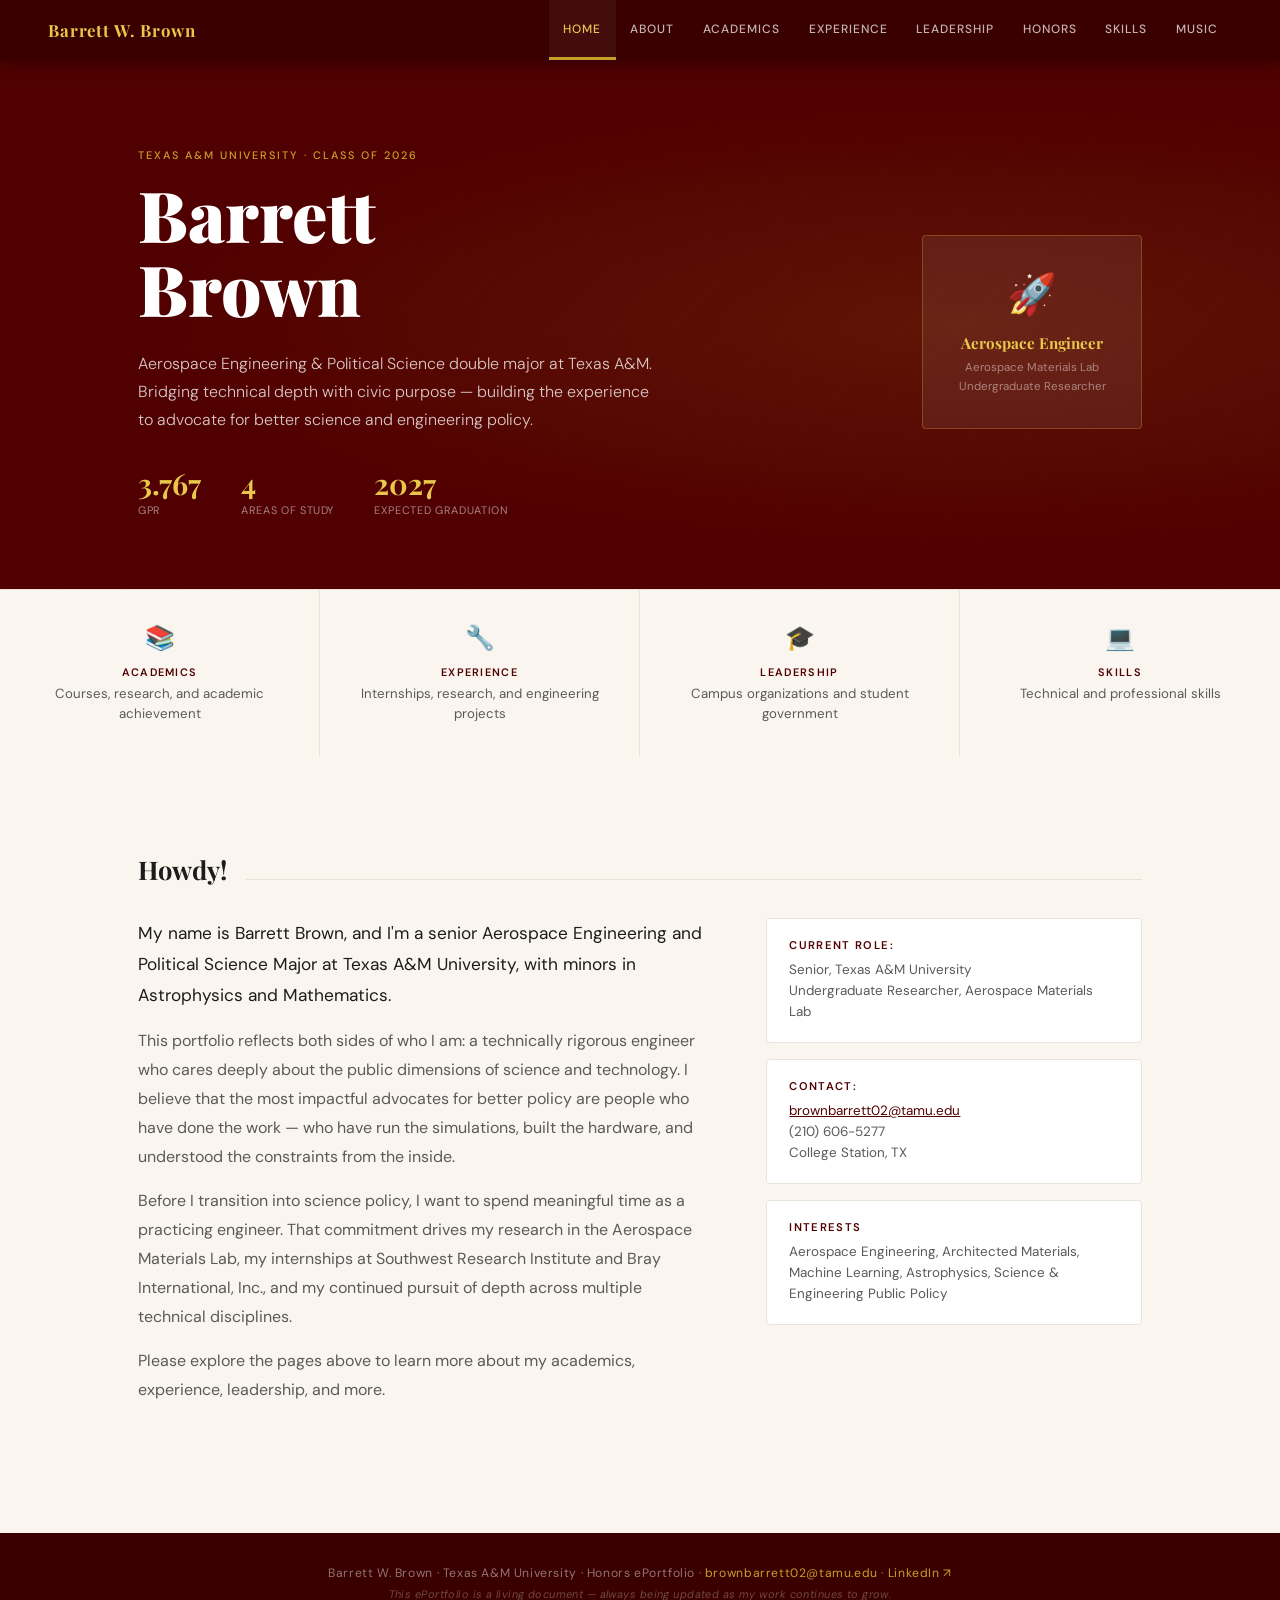
<file: index.html>
<!DOCTYPE html>
<html lang="en">
<head>
<meta charset="UTF-8">
<meta name="viewport" content="width=device-width, initial-scale=1.0">
<title>Barrett Brown | ePortfolio</title>
<link rel="stylesheet" href="style.css">
<style>
  /* HOME-SPECIFIC HERO */
  .home-hero {
    background: var(--maroon);
    position: relative;
    overflow: hidden;
  }
  .home-hero::before {
    content: '';
    position: absolute; inset: 0;
    background:
      radial-gradient(ellipse at 75% 50%, rgba(197,160,40,0.13) 0%, transparent 60%),
      repeating-linear-gradient(-45deg, transparent, transparent 40px,
        rgba(255,255,255,0.014) 40px, rgba(255,255,255,0.014) 41px);
    pointer-events: none;
  }
  .home-hero-inner {
    max-width: 1100px;
    margin: 0 auto;
    padding: 5.5rem 3rem 4.5rem;
    display: grid;
    grid-template-columns: 1fr 220px;
    gap: 4rem;
    align-items: center;
    position: relative;
  }
  .hero-eyebrow {
    font-size: 0.68rem; font-weight: 500; letter-spacing: 0.18em;
    text-transform: uppercase; color: var(--gold); margin-bottom: 1rem;
  }
  .home-hero h1 {
    font-family: 'Playfair Display', serif;
    font-size: clamp(3rem, 5.5vw, 4.8rem);
    font-weight: 900; color: white; line-height: 1.05; margin-bottom: 1.5rem;
  }
  .hero-tagline {
    font-size: 1rem; font-weight: 300; line-height: 1.75;
    color: rgba(255,255,255,0.78); max-width: 520px; margin-bottom: 2.2rem;
  }
  .hero-stats { display: flex; gap: 2.5rem; }
  .stat { display: flex; flex-direction: column; }
  .stat-num { font-family: 'Playfair Display', serif; font-size: 1.8rem; font-weight: 700; color: var(--gold-light); line-height: 1; }
  .stat-label { font-size: 0.68rem; font-weight: 400; color: rgba(255,255,255,0.5); letter-spacing: 0.06em; text-transform: uppercase; margin-top: 0.3rem; }
  .hero-badge {
    background: rgba(255,255,255,0.07); border: 1px solid rgba(197,160,40,0.35);
    border-radius: 4px; padding: 2rem 1.5rem; text-align: center;
  }
  .badge-icon { font-size: 2.5rem; margin-bottom: 0.8rem; }
  .badge-title { font-family: 'Playfair Display', serif; font-size: 0.95rem; color: var(--gold-light); font-weight: 700; margin-bottom: 0.4rem; }
  .badge-sub { font-size: 0.72rem; color: rgba(255,255,255,0.45); line-height: 1.6; }

  /* QUICK LINKS */
  .quick-links {
    display: grid;
    grid-template-columns: repeat(4, 1fr);
    gap: 0;
    border-top: 1px solid var(--light-gray);
  }
  .quick-link {
    display: flex; flex-direction: column; align-items: center; text-align: center;
    padding: 2rem 1.5rem;
    border-right: 1px solid var(--light-gray);
    text-decoration: none;
    transition: background 0.2s;
  }
  .quick-link:last-child { border-right: none; }
  .quick-link:hover { background: white; }
  .ql-icon { font-size: 1.5rem; margin-bottom: 0.8rem; }
  .ql-label { font-size: 0.68rem; text-transform: uppercase; letter-spacing: 0.12em; color: var(--maroon); font-weight: 600; margin-bottom: 0.3rem; }
  .ql-desc { font-size: 0.83rem; color: var(--mid-gray); line-height: 1.5; }

  /* WELCOME PROSE */
  .welcome-grid { display: grid; grid-template-columns: 3fr 2fr; gap: 4rem; align-items: start; }
  .welcome-text p { font-size: 1rem; line-height: 1.8; color: var(--mid-gray); margin-bottom: 1rem; }
  .welcome-text p:first-child { font-size: 1.08rem; color: var(--charcoal); }
  .welcome-aside { display: flex; flex-direction: column; gap: 1rem; }
  .aside-card {
    background: white; border: 1px solid var(--light-gray); border-radius: 4px;
    padding: 1.2rem 1.4rem;
  }
  .aside-card h4 { font-size: 0.7rem; text-transform: uppercase; letter-spacing: 0.12em; color: var(--maroon); font-weight: 600; margin-bottom: 0.5rem; }
  .aside-card p { font-size: 0.84rem; color: var(--mid-gray); line-height: 1.55; }

  @media (max-width: 860px) {
    .home-hero-inner { grid-template-columns: 1fr; padding: 3.5rem 1.5rem; }
    .hero-badge { display: none; }
    .quick-links { grid-template-columns: repeat(2, 1fr); }
    .welcome-grid { grid-template-columns: 1fr; gap: 2rem; }
  }
</style>
</head>
<body>

<nav>
  <a href="index.html" class="nav-brand">Barrett W. Brown</a>
  <ul class="nav-links">
    <li><a href="index.html" class="active">Home</a></li>
    <li><a href="about.html">About</a></li>
    <li><a href="academics.html">Academics</a></li>
    <li><a href="experience.html">Experience</a></li>
    <li><a href="leadership.html">Leadership</a></li>
    <li><a href="honors.html">Honors</a></li>
    <li><a href="skills.html">Skills</a></li>
    <li><a href="music.html">Music</a></li>
  </ul>
</nav>

<div class="home-hero">
  <div class="home-hero-inner">
    <div>
      <p class="hero-eyebrow">Texas A&M University · Class of 2026</p>
      <h1>Barrett<br>Brown</h1>
      <p class="hero-tagline">
        Aerospace Engineering &amp; Political Science double major at Texas A&M. Bridging technical depth with civic purpose — building the experience to advocate for better science and engineering policy.
      </p>
      <div class="hero-stats">
        <div class="stat"><span class="stat-num">3.767</span><span class="stat-label">GPR</span></div>
        <div class="stat"><span class="stat-num">4</span><span class="stat-label">Areas of Study</span></div>
        <div class="stat"><span class="stat-num">2027</span><span class="stat-label">Expected Graduation</span></div>
      </div>
    </div>
    <div class="hero-badge">
      <div class="badge-icon">🚀</div>
      <div class="badge-title">Aerospace Engineer</div>
      <div class="badge-sub">Aerospace Materials Lab<br>Undergraduate Researcher</div>
    </div>
  </div>
</div>

<!-- QUICK LINKS -->
<div class="quick-links">
  <a href="academics.html" class="quick-link">
    <div class="ql-icon">📚</div>
    <div class="ql-label">Academics</div>
    <div class="ql-desc">Courses, research, and academic achievement</div>
  </a>
  <a href="experience.html" class="quick-link">
    <div class="ql-icon">🔧</div>
    <div class="ql-label">Experience</div>
    <div class="ql-desc">Internships, research, and engineering projects</div>
  </a>
  <a href="leadership.html" class="quick-link">
    <div class="ql-icon">🎓</div>
    <div class="ql-label">Leadership</div>
    <div class="ql-desc">Campus organizations and student government</div>
  </a>
  <a href="skills.html" class="quick-link">
    <div class="ql-icon">💻</div>
    <div class="ql-label">Skills</div>
    <div class="ql-desc">Technical and professional skills</div>
  </a>
</div>

<div class="page-content">
  <section>
    <div class="section-header">
      <h2 class="section-title">Howdy!</h2>
      <div class="section-line"></div>
    </div>
    <div class="welcome-grid">
      <div class="welcome-text">
        <p>My name is Barrett Brown, and I'm a senior Aerospace Engineering and Political Science Major at Texas A&M University, with minors in Astrophysics and Mathematics.</p>
        <p>This portfolio reflects both sides of who I am: a technically rigorous engineer who cares deeply about the public dimensions of science and technology. I believe that the most impactful advocates for better policy are people who have done the work — who have run the simulations, built the hardware, and understood the constraints from the inside.</p>
        <p>Before I transition into science policy, I want to spend meaningful time as a practicing engineer. That commitment drives my research in the Aerospace Materials Lab, my internships at Southwest Research Institute and Bray International, Inc., and my continued pursuit of depth across multiple technical disciplines.</p>
        <p>Please explore the pages above to learn more about my academics, experience, leadership, and more.</p>
      </div>
      <div class="welcome-aside">
        <div class="aside-card">
          <h4>Current Role:</h4>
          <p>Senior, Texas A&M University<br>Undergraduate Researcher, Aerospace Materials Lab</p>
        </div>
        <div class="aside-card">
          <h4>Contact:</h4>
          <p><a href="mailto:brownbarrett02@tamu.edu" style="color:var(--maroon);">brownbarrett02@tamu.edu</a><br>(210) 606-5277<br>College Station, TX</p>
        </div>
        <div class="aside-card">
          <h4>Interests</h4>
          <p>Aerospace Engineering, Architected Materials, Machine Learning, Astrophysics, Science &amp; Engineering Public Policy</p>
        </div>
      </div>
    </div>
  </section>
</div>

<footer>
  <div class="footer-main">Barrett W. Brown · Texas A&M University · Honors ePortfolio · <a href="mailto:brownbarrett02@tamu.edu">brownbarrett02@tamu.edu</a> · <a href="https://www.linkedin.com/in/barrett-brown/" target="_blank" rel="noopener">LinkedIn ↗</a></div>
  <div class="footer-wip">This ePortfolio is a living document — always being updated as my work continues to grow.</div>
</footer>

</body>
</html>
</file>
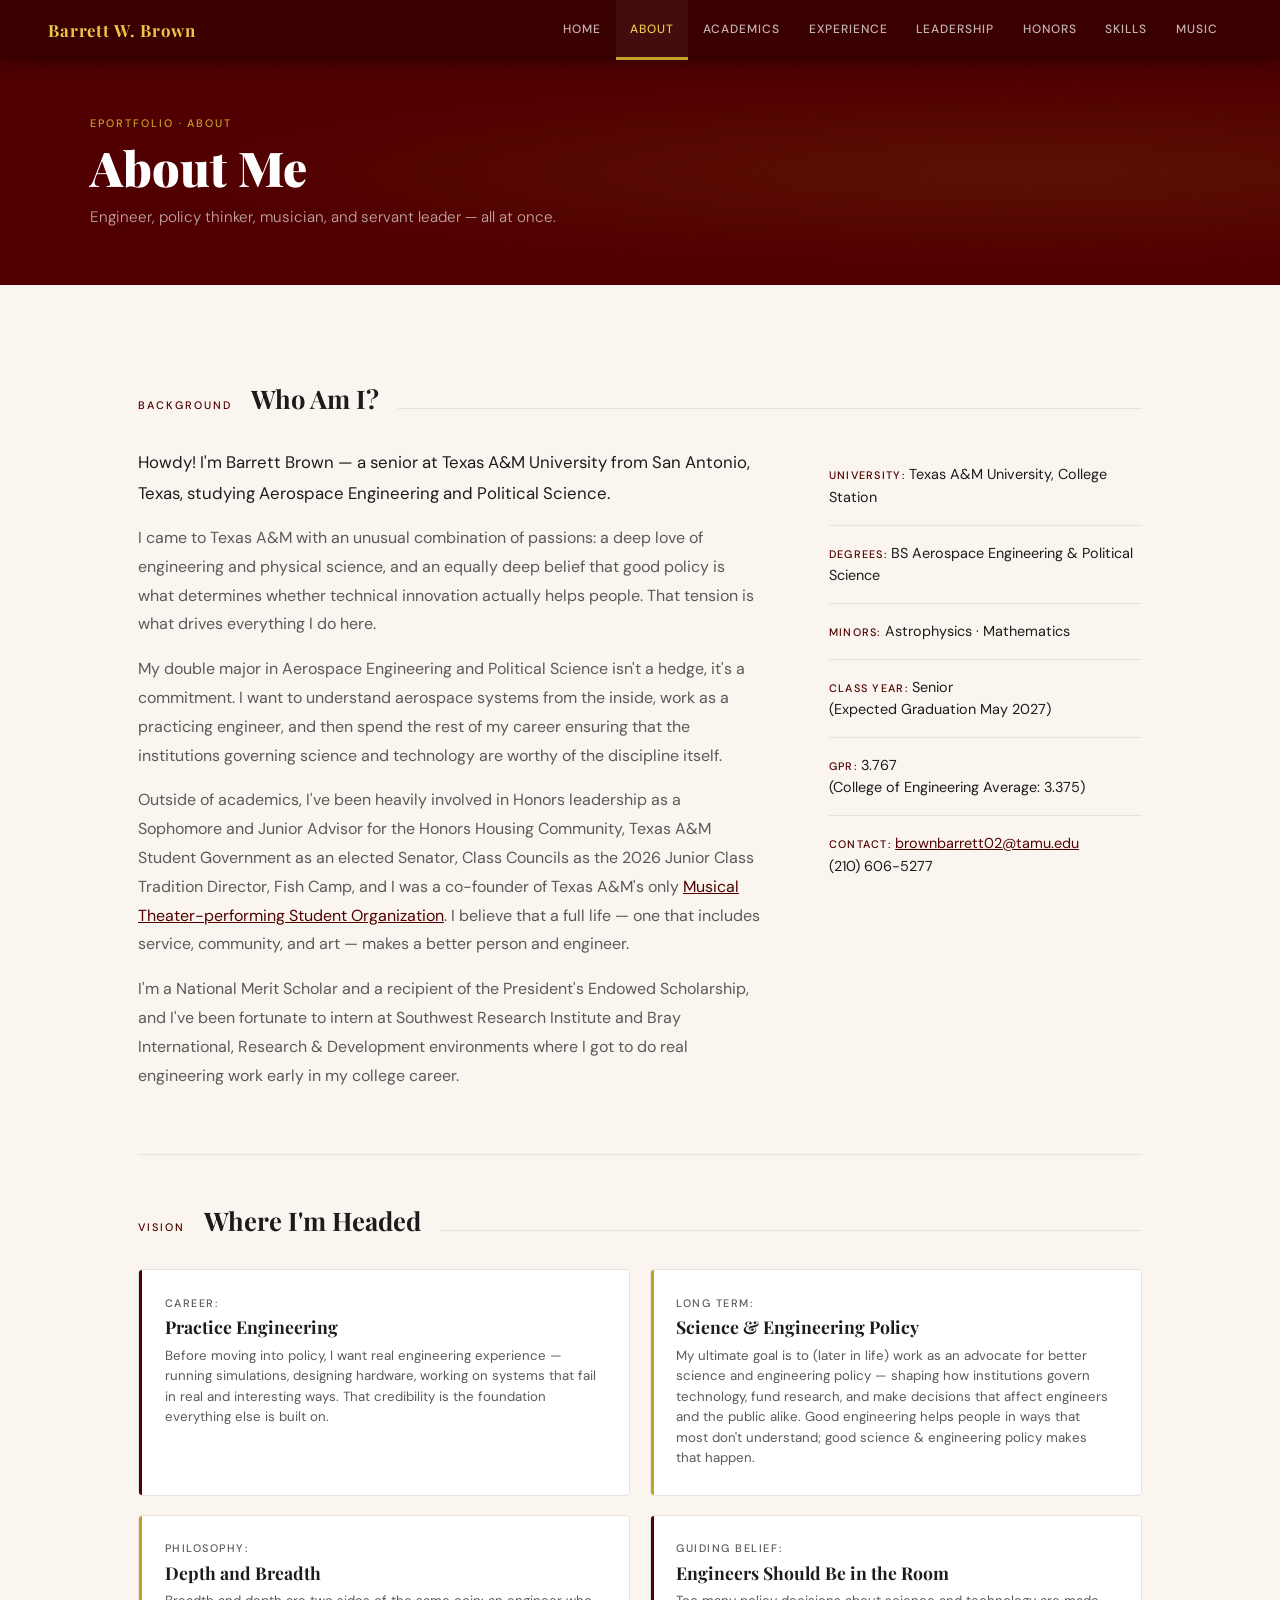
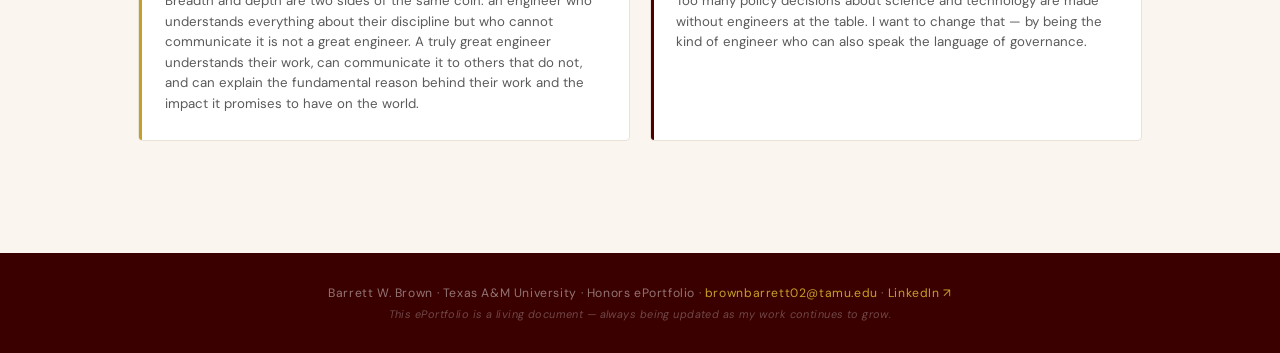
<file: about.html>
<!DOCTYPE html>
<html lang="en">
<head>
<meta charset="UTF-8">
<meta name="viewport" content="width=device-width, initial-scale=1.0">
<title>About Me | Barrett Brown</title>
<link rel="stylesheet" href="style.css">
</head>
<body>

<nav>
  <a href="index.html" class="nav-brand">Barrett W. Brown</a>
  <ul class="nav-links">
    <li><a href="index.html">Home</a></li>
    <li><a href="about.html" class="active">About</a></li>
    <li><a href="academics.html">Academics</a></li>
    <li><a href="experience.html">Experience</a></li>
    <li><a href="leadership.html">Leadership</a></li>
    <li><a href="honors.html">Honors</a></li>
    <li><a href="skills.html">Skills</a></li>
    <li><a href="music.html">Music</a></li>
  </ul>
</nav>

<div class="page-banner">
  <div class="page-banner-inner">
    <p class="page-banner-eyebrow">ePortfolio · About</p>
    <h1>About Me</h1>
    <p class="page-banner-sub">Engineer, policy thinker, musician, and servant leader — all at once.</p>
  </div>
</div>

<div class="page-content">

  <section>
    <div class="section-header">
      <span class="section-label">Background</span>
      <h2 class="section-title">Who Am I?</h2>
      <div class="section-line"></div>
    </div>
    <div class="about-grid">
      <div class="about-text">
        <p>Howdy! I'm Barrett Brown — a senior at Texas A&M University from San Antonio, Texas, studying Aerospace Engineering and Political Science.</p>
        <p>I came to Texas A&M with an unusual combination of passions: a deep love of engineering and physical science, and an equally deep belief that good policy is what determines whether technical innovation actually helps people. That tension is what drives everything I do here.</p>
        <p>My double major in Aerospace Engineering and Political Science isn't a hedge, it's a commitment. I want to understand aerospace systems from the inside, work as a practicing engineer, and then spend the rest of my career ensuring that the institutions governing science and technology are worthy of the discipline itself.</p>
        <p>Outside of academics, I've been heavily involved in Honors leadership as a Sophomore and Junior Advisor for the Honors Housing Community, Texas A&M Student Government as an elected Senator, Class Councils as the 2026 Junior Class Tradition Director, Fish Camp, and I was a co-founder of Texas A&M's only <a href="music.html#section-musical-theater" style="color:var(--maroon);">Musical Theater-performing Student Organization</a>. I believe that a full life — one that includes service, community, and art — makes a better person and engineer.</p>
        <p>I'm a National Merit Scholar and a recipient of the President's Endowed Scholarship, and I've been fortunate to intern at Southwest Research Institute and Bray International, Research & Development environments where I got to do real engineering work early in my college career.</p>
      </div>
      <div class="about-highlights">
        <div class="highlight-item">
          <span class="highlight-label">University:</span>
          <span class="highlight-value">Texas A&M University, College Station</span>
        </div>
        <div class="highlight-item">
          <span class="highlight-label">Degrees:</span>
          <span class="highlight-value">BS Aerospace Engineering & Political Science</span>
        </div>
        <div class="highlight-item">
          <span class="highlight-label">Minors:</span>
          <span class="highlight-value">Astrophysics · Mathematics</span>
        </div>
        <div class="highlight-item">
          <span class="highlight-label">Class Year:</span>
          <span class="highlight-value">Senior<br>(Expected Graduation May 2027)</span>
        </div>
        <div class="highlight-item">
          <span class="highlight-label">GPR:</span>
          <span class="highlight-value">3.767<br>(College of Engineering Average: 3.375)</span>
        </div>
        <div class="highlight-item">
          <span class="highlight-label">Contact:</span>
          <span class="highlight-value"><a href="mailto:brownbarrett02@tamu.edu" style="color:var(--maroon);">brownbarrett02@tamu.edu</a><br>(210) 606-5277</span>
        </div>
      </div>
    </div>
  </section>

  <section>
    <div class="section-header">
      <span class="section-label">Vision</span>
      <h2 class="section-title">Where I'm Headed</h2>
      <div class="section-line"></div>
    </div>
    <div class="card-grid">
      <div class="card">
        <div class="card-label">Career:</div>
        <div class="card-title">Practice Engineering</div>
        <div class="card-sub">Before moving into policy, I want real engineering experience — running simulations, designing hardware, working on systems that fail in real and interesting ways. That credibility is the foundation everything else is built on.</div>
      </div>
      <div class="card gold">
        <div class="card-label">Long Term:</div>
        <div class="card-title">Science &amp; Engineering Policy</div>
        <div class="card-sub">My ultimate goal is to (later in life) work as an advocate for better science and engineering policy — shaping how institutions govern technology, fund research, and make decisions that affect engineers and the public alike. Good engineering helps people in ways that most don't understand; good science & engineering policy makes that happen.</div>
      </div>
      <div class="card gold">
        <div class="card-label">Philosophy:</div>
        <div class="card-title">Depth and Breadth</div>
        <div class="card-sub">Breadth and depth are two sides of the same coin: an engineer who understands everything about their discipline but who cannot communicate it is not a great engineer. A truly great engineer understands their work, can communicate it to others that do not, and can explain the fundamental reason behind their work and the impact it promises to have on the world.</div>
      </div>
      <div class="card">
        <div class="card-label">Guiding Belief:</div>
        <div class="card-title">Engineers Should Be in the Room</div>
        <div class="card-sub">Too many policy decisions about science and technology are made without engineers at the table. I want to change that — by being the kind of engineer who can also speak the language of governance.</div>
      </div>
    </div>
  </section>

</div>

<footer>
  <div class="footer-main">Barrett W. Brown · Texas A&M University · Honors ePortfolio · <a href="mailto:brownbarrett02@tamu.edu">brownbarrett02@tamu.edu</a> · <a href="https://www.linkedin.com/in/barrett-brown/" target="_blank" rel="noopener">LinkedIn ↗</a></div>
  <div class="footer-wip">This ePortfolio is a living document — always being updated as my work continues to grow.</div>
</footer>

</body>
</html>
</file>
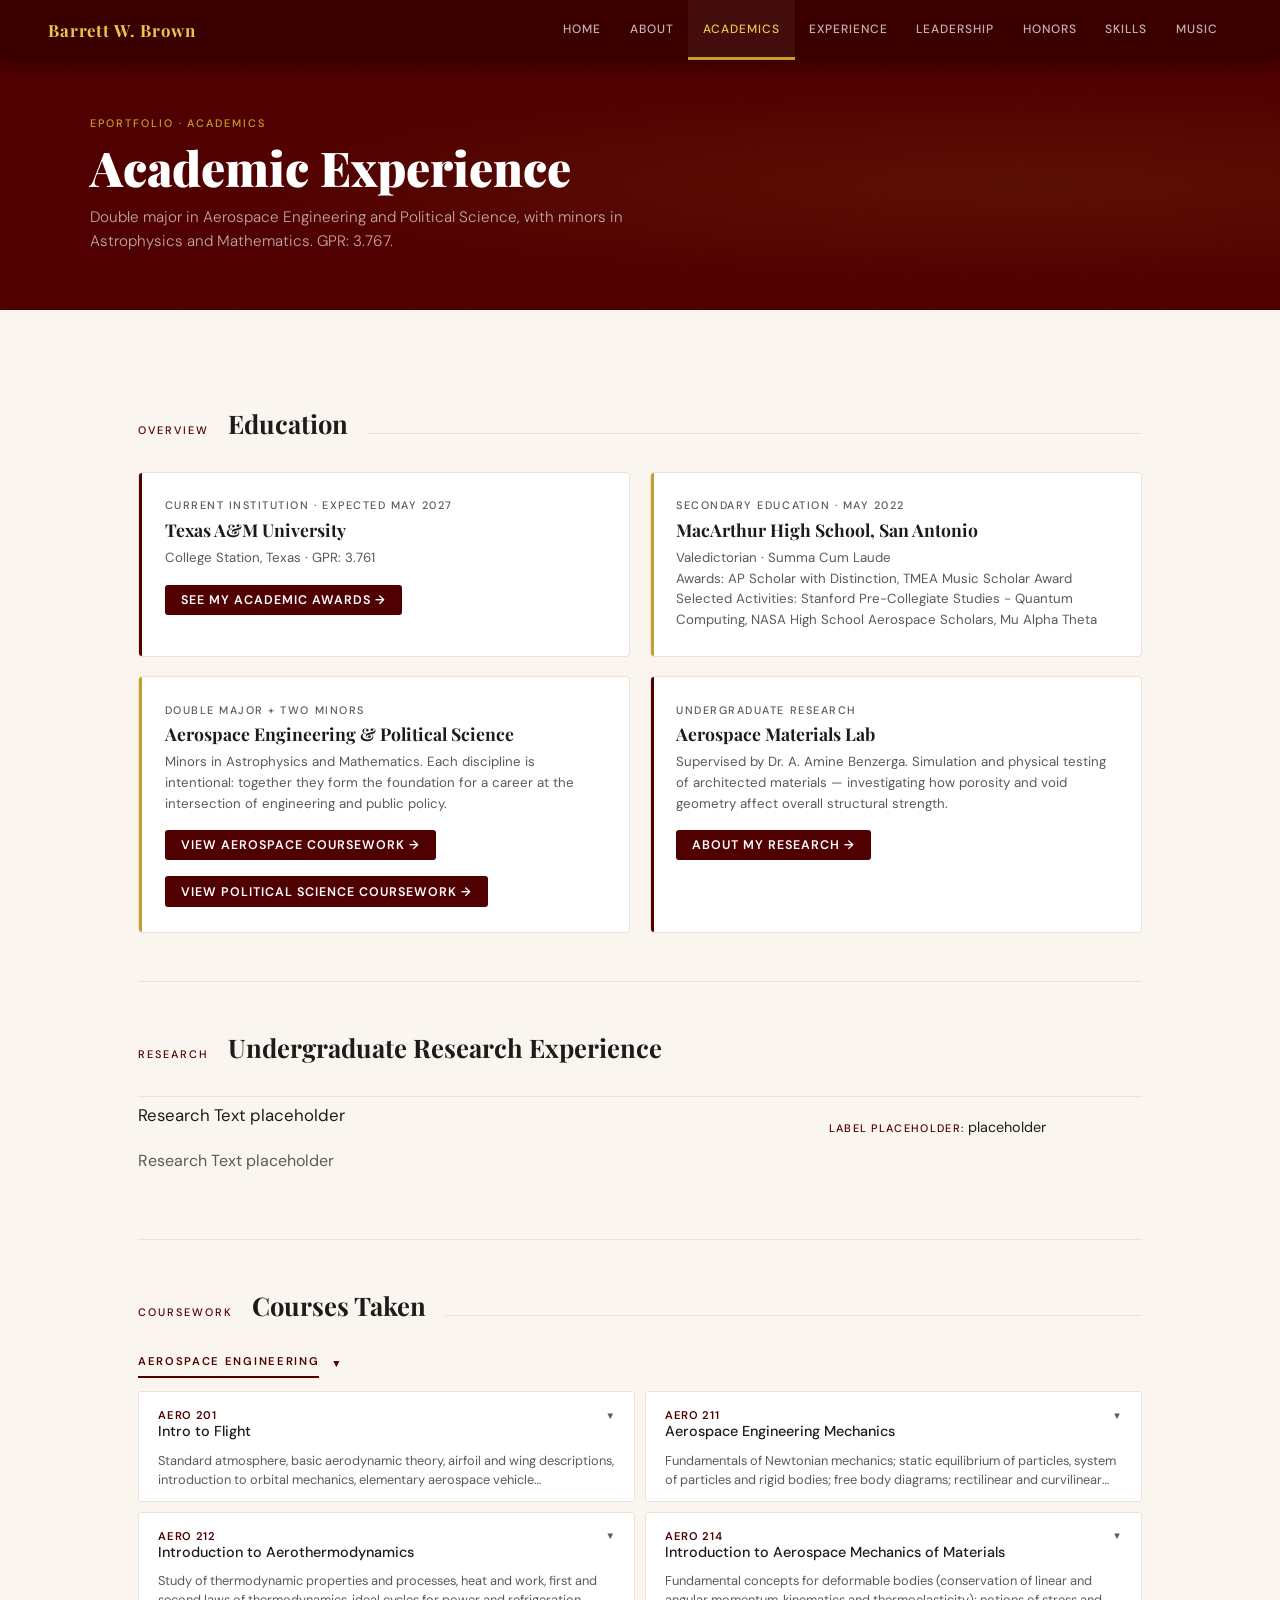
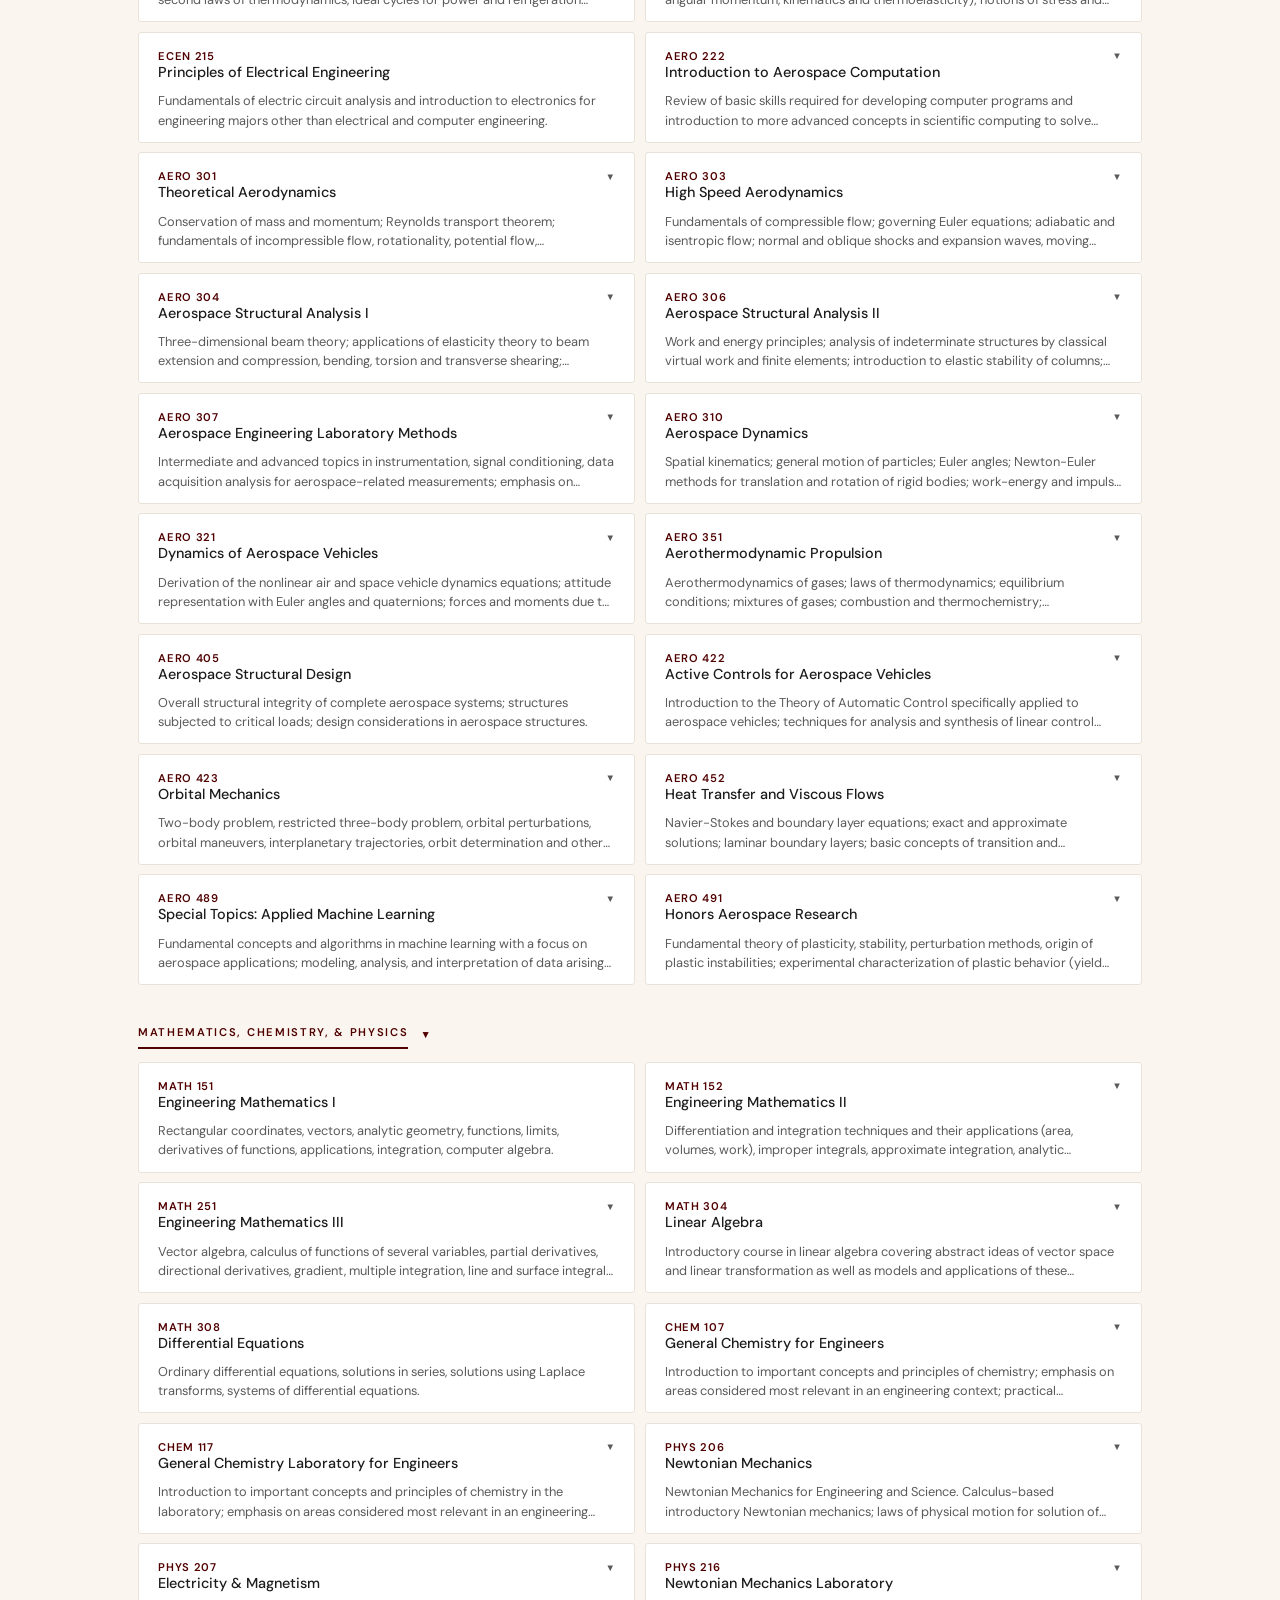
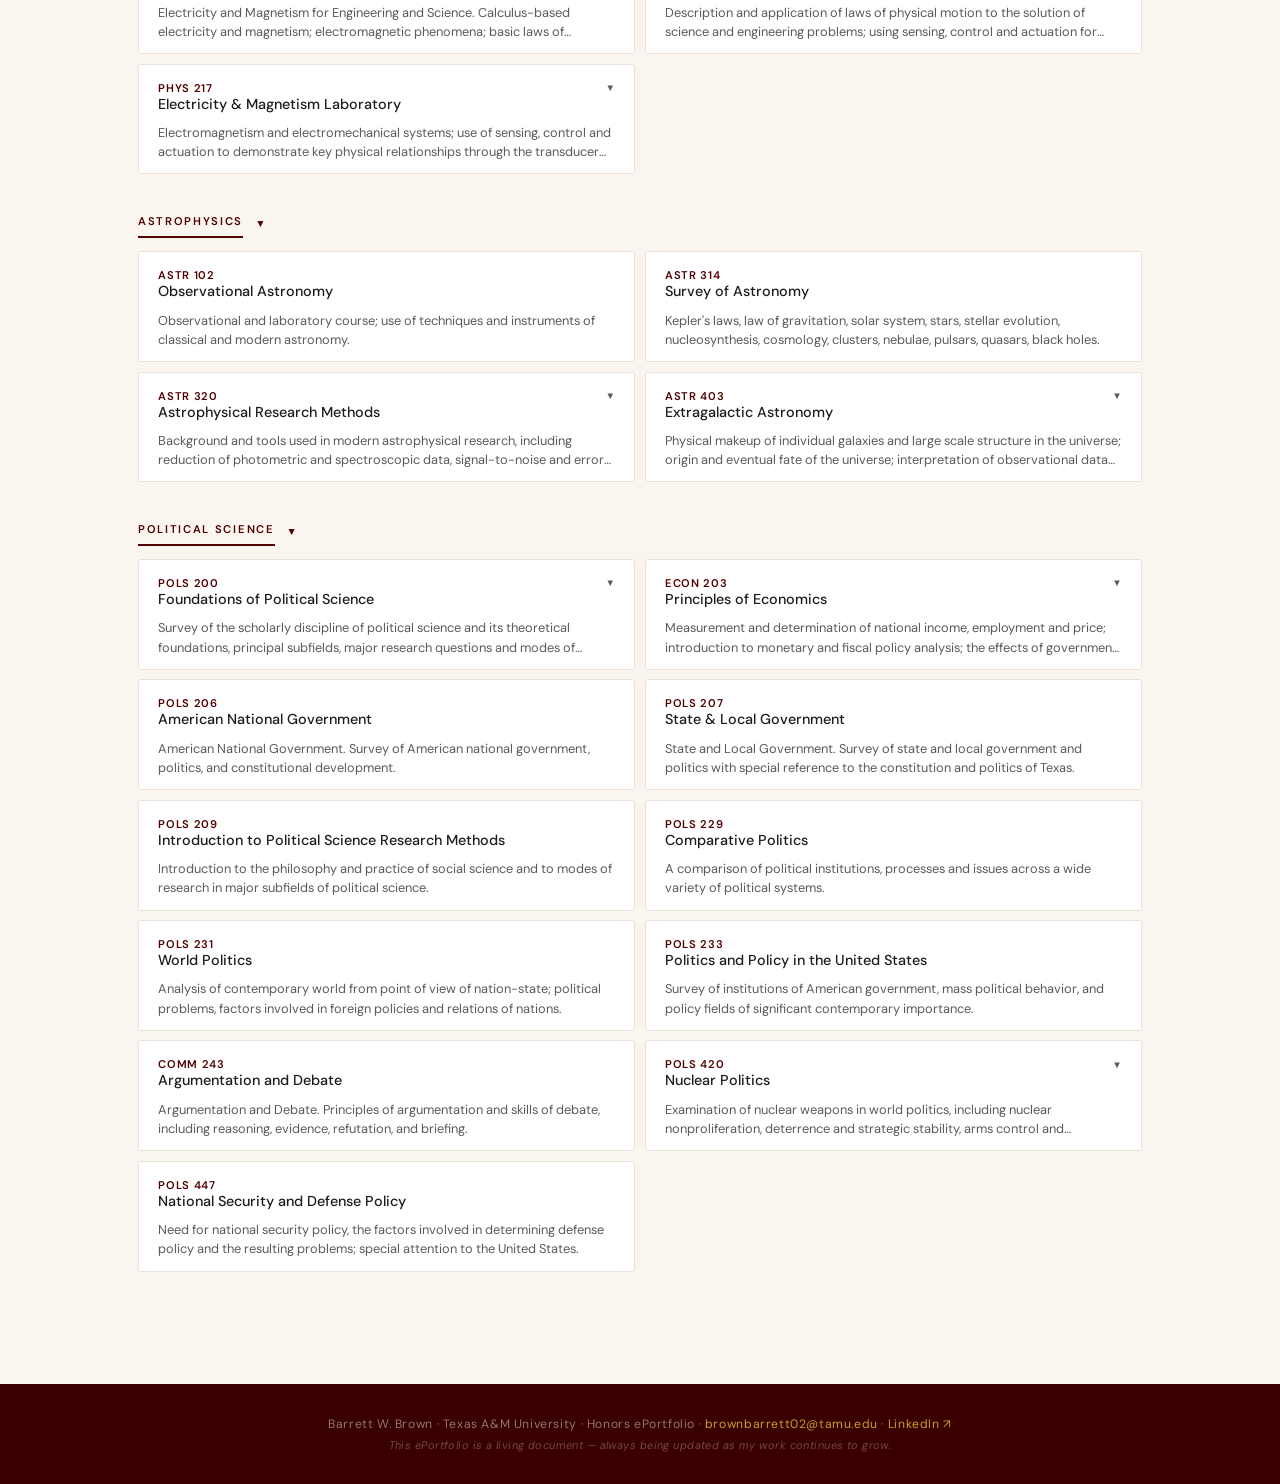
<file: academics.html>
<!DOCTYPE html>
<html lang="en">
<head>
<meta charset="UTF-8">
<meta name="viewport" content="width=device-width, initial-scale=1.0">
<title>Academics | Barrett Brown</title>
<link rel="stylesheet" href="style.css">
</head>
<body>

<nav>
  <a href="index.html" class="nav-brand">Barrett W. Brown</a>
  <ul class="nav-links">
    <li><a href="index.html">Home</a></li>
    <li><a href="about.html">About</a></li>
    <li><a href="academics.html" class="active">Academics</a></li>
    <li><a href="experience.html">Experience</a></li>
    <li><a href="leadership.html">Leadership</a></li>
    <li><a href="honors.html">Honors</a></li>
    <li><a href="skills.html">Skills</a></li>
    <li><a href="music.html">Music</a></li>
  </ul>
</nav>

<div class="page-banner">
  <div class="page-banner-inner">
    <p class="page-banner-eyebrow">ePortfolio · Academics</p>
    <h1>Academic Experience</h1>
    <p class="page-banner-sub">Double major in Aerospace Engineering and Political Science, with minors in Astrophysics and Mathematics. GPR: 3.767.</p>
  </div>
</div>

<div class="page-content">

  <!-- OVERVIEW -->
  <section id="overview">
    <div class="section-header">
      <span class="section-label">Overview</span>
      <h2 class="section-title">Education</h2>
      <div class="section-line"></div>
    </div>
    <div class="card-grid">
      <div class="card">
        <div class="card-label">Current Institution · Expected May 2027</div>
        <div class="card-title">Texas A&M University</div>
        <div class="card-sub">College Station, Texas · GPR: 3.761</div>
        <a href="honors.html" class="card-btn">See My Academic Awards →</a>
      </div>
      <div class="card gold">
        <div class="card-label">Secondary Education · May 2022</div>
        <div class="card-title">MacArthur High School, San Antonio</div>
        <div class="card-sub">Valedictorian · Summa Cum Laude<br>Awards: AP Scholar with Distinction, TMEA Music Scholar Award<br>Selected Activities: Stanford Pre-Collegiate Studies - Quantum Computing, NASA High School Aerospace Scholars, Mu Alpha Theta</div>
      </div>
      <div class="card gold">
        <div class="card-label">Double Major + Two Minors</div>
        <div class="card-title">Aerospace Engineering &amp; Political Science</div>
        <div class="card-sub">Minors in Astrophysics and Mathematics. Each discipline is intentional: together they form the foundation for a career at the intersection of engineering and public policy.</div>
        <a href="#AERO-courses" class="card-btn">View Aerospace Coursework →</a>
        <a href="#POLS-courses" class="card-btn">View Political Science Coursework →</a>
      </div>
      <div class="card">
        <div class="card-label">Undergraduate Research</div>
        <div class="card-title">Aerospace Materials Lab</div>
        <div class="card-sub">Supervised by Dr. A. Amine Benzerga. Simulation and physical testing of architected materials — investigating how porosity and void geometry affect overall structural strength.</div>
        <a href="#research" class="card-btn">About My Research →</a>
        </div>
      </div>
    </section>

  <!-- Research -->
  <section id="research">
    <div class="section-header">
      <span class="section-label">Research</span>
      <h2 class="section-title">Undergraduate Research Experience</h2>
    </div>
    <div class="section-line"></div>
    <div class="about-grid">
    <div class="about-text">
      <p>Research Text placeholder</p>
      <p>Research Text placeholder</p>
      
    </div>
    <div class="about-highlights">
      <div class="highlight-item">
        <span class="highlight-label">label placeholder:</span>
        <span class="highlight-value">placeholder</span>
      </div>
      </div>
  </section>
  




  
  <!-- COURSES -->
  <section id="coursework">
    <div class="section-header">
      <span class="section-label">Coursework</span>
      <h2 class="section-title">Courses Taken</h2>
      <div class="section-line"></div>
    </div>

    <div class="course-category" id="AERO-courses">
      <div class="course-category-header">
      <div class="course-category-title">Aerospace Engineering</div>
      <span class="section-caret">▼</span>
    </div>
      <div class="course-grid">
        <div class="course-item">
          <div class="course-item-header">
            <div class="course-item-meta">
              <div class="course-code">AERO 201</div>
              <div class="course-name">Intro to Flight</div>
            </div>
            <span class="card-caret">▼</span>
          </div>
          <div class="course-desc">Standard atmosphere, basic aerodynamic theory, airfoil and wing descriptions, introduction to orbital mechanics, elementary aerospace vehicle performance, and experiential introduction to aerospace engineering.</div>
        </div>
        <div class="course-item">
          <div class="course-item-header">
            <div class="course-item-meta">
              <div class="course-code">AERO 211</div>
              <div class="course-name">Aerospace Engineering Mechanics</div>
            </div>
            <span class="card-caret">▼</span>
          </div>
          <div class="course-desc">Fundamentals of Newtonian mechanics; static equilibrium of particles, system of particles and rigid bodies; free body diagrams; rectilinear and curvilinear motion of particles; linear momentum; angular momentum; friction; plane motion of rigid bodies; beams and trusses.</div>
        </div>
        <div class="course-item">
          <div class="course-item-header">
            <div class="course-item-meta">
              <div class="course-code">AERO 212</div>
              <div class="course-name">Introduction to Aerothermodynamics</div>
            </div>
            <span class="card-caret">▼</span>
          </div>
          <div class="course-desc">Study of thermodynamic properties and processes, heat and work, first and second laws of thermodynamics, ideal cycles for power and refrigeration applications; emphasis on the Brayton jet-engine cycle.</div>
        </div>
        <div class="course-item">
          <div class="course-item-header">
            <div class="course-item-meta">
              <div class="course-code">AERO 214</div>
              <div class="course-name">Introduction to Aerospace Mechanics of Materials</div>
            </div>
            <span class="card-caret">▼</span>
          </div>
          <div class="course-desc">Fundamental concepts for deformable bodies (conservation of linear and angular momentum, kinematics and thermoelasticity); notions of stress and strain and illustrative examples for engineering applications; introduction to experimental methods and reporting, instrumentation and uncertainty analysis; measurement of elastic and thermal material properties.</div>
        </div>
        <div class="course-item">
          <div class="course-item-header">
            <div class="course-item-meta">
              <div class="course-code">ECEN 215</div>
              <div class="course-name">Principles of Electrical Engineering</div>
            </div>
            <span class="card-caret">▼</span>
          </div>
          <div class="course-desc">Fundamentals of electric circuit analysis and introduction to electronics for engineering majors other than electrical and computer engineering.</div>
        </div>
        <div class="course-item">
          <div class="course-item-header">
            <div class="course-item-meta">
              <div class="course-code">AERO 222</div>
              <div class="course-name">Introduction to Aerospace Computation</div>
            </div>
            <span class="card-caret">▼</span>
          </div>
          <div class="course-desc">Review of basic skills required for developing computer programs and introduction to more advanced concepts in scientific computing to solve aerospace engineering problems; numerical and analytical methods of solving engineering problems involving interpolation and extrapolation; function approximation; numerical differentiation; integration; solutions to linear and non-linear equations and systems of equations; eigenvalues and eigenvectors, numerical integration of differential equations with aerospace engineering applications.</div>
        </div>
        <div class="course-item">
          <div class="course-item-header">
            <div class="course-item-meta">
              <div class="course-code">AERO 301</div>
              <div class="course-name">Theoretical Aerodynamics</div>
            </div>
            <span class="card-caret">▼</span>
          </div>
          <div class="course-desc">Conservation of mass and momentum; Reynolds transport theorem; fundamentals of incompressible flow, rotationality, potential flow, superposition, circulation, lift, thin airfoil theory, elliptic wing theory and induced drag.</div>
        </div>
        <div class="course-item">
          <div class="course-item-header">
            <div class="course-item-meta">
              <div class="course-code">AERO 303</div>
              <div class="course-name">High Speed Aerodynamics</div>
            </div>
            <span class="card-caret">▼</span>
          </div>
          <div class="course-desc">Fundamentals of compressible flow; governing Euler equations; adiabatic and isentropic flow; normal and oblique shocks and expansion waves, moving shocks, shock interactions, wedge and cone flow; supersonic airfoils, exact and thin theory, choked flow and wind-tunnel design, two-dimensional gas dynamics, and method of characteristics.</div>
        </div>
        <div class="course-item">
          <div class="course-item-header">
            <div class="course-item-meta">
              <div class="course-code">AERO 304</div>
              <div class="course-name">Aerospace Structural Analysis I</div>
            </div>
            <span class="card-caret">▼</span>
          </div>
          <div class="course-desc">Three-dimensional beam theory; applications of elasticity theory to beam extension and compression, bending, torsion and transverse shearing; combined loading; analysis of thin-walled structures; stress concentrations; analysis of stability of aerospace structures; elements of structural failure, buckling; structural design considerations.</div>
        </div>
        <div class="course-item">
          <div class="course-item-header">
            <div class="course-item-meta">
              <div class="course-code">AERO 306</div>
              <div class="course-name">Aerospace Structural Analysis II</div>
            </div>
            <span class="card-caret">▼</span>
          </div>
          <div class="course-desc">Work and energy principles; analysis of indeterminate structures by classical virtual work and finite elements; introduction to elastic stability of columns; application of energy methods to determine stresses, strains and displacements in typical aerospace structures; design considerations in aerospace structures.</div>
        </div>
        <div class="course-item">
          <div class="course-item-header">
            <div class="course-item-meta">
              <div class="course-code">AERO 307</div>
              <div class="course-name">Aerospace Engineering Laboratory Methods</div>
            </div>
            <span class="card-caret">▼</span>
          </div>
          <div class="course-desc">Intermediate and advanced topics in instrumentation, signal conditioning, data acquisition analysis for aerospace-related measurements; emphasis on technical reporting and data presentation; measurements of materials strain, deformation, pressure, velocity and aerodynamic forces; experimental investigations of static and dynamic response of structures; use of nonintrusive optical techniques; uncertainty analysis; linear regression, Fourier transform and power spectra; tests for statistical significance; design of experiments.</div>
        </div>
        <div class="course-item">
          <div class="course-item-header">
            <div class="course-item-meta">
              <div class="course-code">AERO 310</div>
              <div class="course-name">Aerospace Dynamics</div>
            </div>
            <span class="card-caret">▼</span>
          </div>
          <div class="course-desc">Spatial kinematics; general motion of particles; Euler angles; Newton-Euler methods for translation and rotation of rigid bodies; work-energy and impulse momentum principles applied to aerospace systems; Linear theory of free dynamic response of single and multi-degree of freedom systems; frequency response of first and second order systems with instrumentation applications.</div>
        </div>
        <div class="course-item">
          <div class="course-item-header">
            <div class="course-item-meta">
              <div class="course-code">AERO 321</div>
              <div class="course-name">Dynamics of Aerospace Vehicles</div>
            </div>
            <span class="card-caret">▼</span>
          </div>
          <div class="course-desc">Derivation of the nonlinear air and space vehicle dynamics equations; attitude representation with Euler angles and quaternions; forces and moments due to aerodynamics, thrust and gravity gradient; linearization; development of state-space models for aircraft and spacecraft; static and dynamic stability analysis for aircraft and satellites; spin and gravity gradient stabilization; stability derivatives; longitudinal and lateral modes and transfer functions for aircraft; aircraft flying qualities; elements of aircraft configuration design; response to control inputs.</div>
        </div>
        <div class="course-item">
          <div class="course-item-header">
            <div class="course-item-meta">
              <div class="course-code">AERO 351</div>
              <div class="course-name">Aerothermodynamic Propulsion</div>
            </div>
            <span class="card-caret">▼</span>
          </div>
          <div class="course-desc">Aerothermodynamics of gases; laws of thermodynamics; equilibrium conditions; mixtures of gases; combustion and thermochemistry; compressible internal flows with friction, heat transfer and shock; turbojet cycle analysis and performance; chemical rockets.</div>
        </div>
        <div class="course-item">
          <div class="course-item-header">
            <div class="course-item-meta">
              <div class="course-code">AERO 405</div>
              <div class="course-name">Aerospace Structural Design</div>
            </div>
            <span class="card-caret">▼</span>
          </div>
          <div class="course-desc">Overall structural integrity of complete aerospace systems; structures subjected to critical loads; design considerations in aerospace structures.</div>
        </div>
        <div class="course-item">
          <div class="course-item-header">
            <div class="course-item-meta">
              <div class="course-code">AERO 422</div>
              <div class="course-name">Active Controls for Aerospace Vehicles</div>
            </div>
            <span class="card-caret">▼</span>
          </div>
          <div class="course-desc">Introduction to the Theory of Automatic Control specifically applied to aerospace vehicles; techniques for analysis and synthesis of linear control systems, stability criteria, systems response and performance criteria; design studies of active controls to improve aerospace vehicle performance. </div>
        </div>
        <div class="course-item">
          <div class="course-item-header">
            <div class="course-item-meta">
              <div class="course-code">AERO 423</div>
              <div class="course-name">Orbital Mechanics</div>
            </div>
            <span class="card-caret">▼</span>
          </div>
          <div class="course-desc">Two-body problem, restricted three-body problem, orbital perturbations, orbital maneuvers, interplanetary trajectories, orbit determination and other selected topics. </div>
        </div>
        <div class="course-item">
          <div class="course-item-header">
            <div class="course-item-meta">
              <div class="course-code">AERO 452</div>
              <div class="course-name">Heat Transfer and Viscous Flows</div>
            </div>
            <span class="card-caret">▼</span>
          </div>
          <div class="course-desc">Navier-Stokes and boundary layer equations; exact and approximate solutions; laminar boundary layers; basic concepts of transition and turbulence; turbulent boundary layers; one and two dimensional heat transfer; methods for steady and transient heat conduction; thermal boundary layers; convection; radiation.</div>
        </div>
        <div class="course-item">
          <div class="course-item-header">
            <div class="course-item-meta">
              <div class="course-code">AERO 489</div>
              <div class="course-name">Special Topics: Applied Machine Learning</div>
            </div>
            <span class="card-caret">▼</span>
          </div>
          <div class="course-desc">Fundamental concepts and algorithms in machine learning with a focus on aerospace applications; modeling, analysis, and interpretation of data arising from flight dynamics, aerodynamics, and space systems; emphasis on both theoretical understanding and practical implementation using aerospace datasets.</div>
        </div>
        <div class="course-item">
          <div class="course-item-header">
            <div class="course-item-meta">
              <div class="course-code">AERO 491</div>
              <div class="course-name">Honors Aerospace Research</div>
            </div>
            <span class="card-caret">▼</span>
          </div>
          <div class="course-desc">Fundamental theory of plasticity, stability, perturbation methods, origin of plastic instabilities; experimental characterization of plastic behavior (yield and flow). Applications to architected materials and energy absorption.</div>
        </div>
      </div>
    </div>

    <div class="course-category" id="MATH-courses">
      <div class="course-category-header">
      <div class="course-category-title">Mathematics, Chemistry, &amp; Physics</div>
      <span class="section-caret">▼</span>
    </div>
      <div class="course-grid">
        <div class="course-item">
          <div class="course-item-header">
            <div class="course-item-meta">
              <div class="course-code">MATH 151</div>
              <div class="course-name">Engineering Mathematics I</div>
            </div>
            <span class="card-caret">▼</span>
          </div>
          <div class="course-desc">Rectangular coordinates, vectors, analytic geometry, functions, limits, derivatives of functions, applications, integration, computer algebra.</div>
        </div>
        <div class="course-item">
          <div class="course-item-header">
            <div class="course-item-meta">
              <div class="course-code">MATH 152</div>
              <div class="course-name">Engineering Mathematics II</div>
            </div>
            <span class="card-caret">▼</span>
          </div>
          <div class="course-desc">Differentiation and integration techniques and their applications (area, volumes, work), improper integrals, approximate integration, analytic geometry, vectors, infinite series, power series, Taylor series, computer algebra.</div>
        </div>
        <div class="course-item">
          <div class="course-item-header">
            <div class="course-item-meta">
              <div class="course-code">MATH 251</div>
              <div class="course-name">Engineering Mathematics III</div>
            </div>
            <span class="card-caret">▼</span>
          </div>
          <div class="course-desc">Vector algebra, calculus of functions of several variables, partial derivatives, directional derivatives, gradient, multiple integration, line and surface integrals, Green's and Stokes' theorems.</div>
        </div>
        <div class="course-item">
          <div class="course-item-header">
            <div class="course-item-meta">
              <div class="course-code">MATH 304</div>
              <div class="course-name">Linear Algebra</div>
            </div>
            <span class="card-caret">▼</span>
          </div>
          <div class="course-desc">Introductory course in linear algebra covering abstract ideas of vector space and linear transformation as well as models and applications of these concepts, such as systems of linear equations, matrices and determinants.</div>
        </div>
        <div class="course-item">
          <div class="course-item-header">
            <div class="course-item-meta">
              <div class="course-code">MATH 308</div>
              <div class="course-name">Differential Equations</div>
            </div>
            <span class="card-caret">▼</span>
          </div>
          <div class="course-desc">Ordinary differential equations, solutions in series, solutions using Laplace transforms, systems of differential equations.</div>
        </div>

        <div class="course-item">
          <div class="course-item-header">
            <div class="course-item-meta">
              <div class="course-code">CHEM 107</div>
              <div class="course-name">General Chemistry for Engineers</div>
            </div>
            <span class="card-caret">▼</span>
          </div>
          <div class="course-desc">Introduction to important concepts and principles of chemistry; emphasis on areas considered most relevant in an engineering context; practical applications of chemical principles in engineering and technology.</div>
        </div>
        <div class="course-item">
          <div class="course-item-header">
            <div class="course-item-meta">
              <div class="course-code">CHEM 117</div>
              <div class="course-name">General Chemistry Laboratory for Engineers</div>
            </div>
            <span class="card-caret">▼</span>
          </div>
          <div class="course-desc">Introduction to important concepts and principles of chemistry in the laboratory; emphasis on areas considered most relevant in an engineering context; practical applications of chemical principles in engineering and technology.</div>
        </div>

        <div class="course-item">
          <div class="course-item-header">
            <div class="course-item-meta">
              <div class="course-code">PHYS 206</div>
              <div class="course-name">Newtonian Mechanics</div>
            </div>
            <span class="card-caret">▼</span>
          </div>
          <div class="course-desc">Newtonian Mechanics for Engineering and Science. Calculus-based introductory Newtonian mechanics; laws of physical motion for solution of science and engineering problems.</div>
        </div>
        <div class="course-item">
          <div class="course-item-header">
            <div class="course-item-meta">
              <div class="course-code">PHYS 207</div>
              <div class="course-name">Electricity &amp; Magnetism</div>
            </div>
            <span class="card-caret">▼</span>
          </div>
          <div class="course-desc">Electricity and Magnetism for Engineering and Science. Calculus-based electricity and magnetism; electromagnetic phenomena; basic laws of electricity and magnetism; science and engineering problems involving charges, electromagnetic fields, and electrical circuits.</div>
        </div>
        <div class="course-item">
          <div class="course-item-header">
            <div class="course-item-meta">
              <div class="course-code">PHYS 216</div>
              <div class="course-name">Newtonian Mechanics Laboratory</div>
            </div>
            <span class="card-caret">▼</span>
          </div>
          <div class="course-desc">Description and application of laws of physical motion to the solution of science and engineering problems; using sensing, control and actuation for experimental verification of physics concepts while solving engineering problems.</div>
        </div>
        <div class="course-item">
          <div class="course-item-header">
            <div class="course-item-meta">
              <div class="course-code">PHYS 217</div>
              <div class="course-name">Electricity & Magnetism Laboratory</div>
            </div>
            <span class="card-caret">▼</span>
          </div>
          <div class="course-desc">Electromagnetism and electromechanical systems; use of sensing, control and actuation to demonstrate key physical relationships through the transducer relationships linking pressure, temperature and other physical stimuli to changes in electric and magnetic fields.</div>
        </div>
      </div>
    </div>


    <div class="course-category" id="ASTR-courses">
      <div class="course-category-header">
      <div class="course-category-title">Astrophysics</div>
      <span class="section-caret">▼</span>
    </div>
      <div class="course-grid">
        <div class="course-item">
          <div class="course-item-header">
            <div class="course-item-meta">
              <div class="course-code">ASTR 102</div>
              <div class="course-name">Observational Astronomy</div>
            </div>
            <span class="card-caret">▼</span>
          </div>
          <div class="course-desc">Observational and laboratory course; use of techniques and instruments of classical and modern astronomy.</div>
        </div>

        <div class="course-item">
          <div class="course-item-header">
            <div class="course-item-meta">
              <div class="course-code">ASTR 314</div>
              <div class="course-name">Survey of Astronomy</div>
            </div>
            <span class="card-caret">▼</span>
          </div>
          <div class="course-desc">Kepler's laws, law of gravitation, solar system, stars, stellar evolution, nucleosynthesis, cosmology, clusters, nebulae, pulsars, quasars, black holes.</div>
        </div>

        <div class="course-item">
          <div class="course-item-header">
            <div class="course-item-meta">
              <div class="course-code">ASTR 320</div>
              <div class="course-name">Astrophysical Research Methods</div>
            </div>
            <span class="card-caret">▼</span>
          </div>
          <div class="course-desc">Background and tools used in modern astrophysical research, including reduction of photometric and spectroscopic data, signal-to-noise and error calculations and order-of-magnitude estimates.</div>
        </div>

        <div class="course-item">
          <div class="course-item-header">
            <div class="course-item-meta">
              <div class="course-code">ASTR 403</div>
              <div class="course-name">Extragalactic Astronomy</div>
            </div>
            <span class="card-caret">▼</span>
          </div>
          <div class="course-desc">Physical makeup of individual galaxies and large scale structure in the universe; origin and eventual fate of the universe; interpretation of observational data as it relates to baryonic matter, Dark Matter and cosmological models with Dark Energy.</div>
        </div>

      </div>
    </div>

    <div class="course-category" id="POLS-courses">
      <div class="course-category-header">
      <div class="course-category-title">Political Science</div>
      <span class="section-caret">▼</span>
    </div>
      <div class="course-grid">
        <div class="course-item">
          <div class="course-item-header">
            <div class="course-item-meta">
              <div class="course-code">POLS 200</div>
              <div class="course-name">Foundations of Political Science</div>
            </div>
            <span class="card-caret">▼</span>
          </div>
          <div class="course-desc">Survey of the scholarly discipline of political science and its theoretical foundations, principal subfields, major research questions and modes of scholarship.</div>
        </div>
        <div class="course-item">
          <div class="course-item-header">
            <div class="course-item-meta">
              <div class="course-code">ECON 203</div>
              <div class="course-name">Principles of Economics</div>
            </div>
            <span class="card-caret">▼</span>
          </div>
          <div class="course-desc">Measurement and determination of national income, employment and price; introduction to monetary and fiscal policy analysis; the effects of government deficits and debt, exchange rates and trade balances.</div>
        </div>
        <div class="course-item">
          <div class="course-item-header">
            <div class="course-item-meta">
              <div class="course-code">POLS 206</div>
              <div class="course-name">American National Government</div>
            </div>
            <span class="card-caret">▼</span>
          </div>
          <div class="course-desc">American National Government. Survey of American national government, politics, and constitutional development.</div>
        </div>
        <div class="course-item">
          <div class="course-item-header">
            <div class="course-item-meta">
              <div class="course-code">POLS 207</div>
              <div class="course-name">State & Local Government</div>
            </div>
            <span class="card-caret">▼</span>
          </div>
          <div class="course-desc">State and Local Government. Survey of state and local government and politics with special reference to the constitution and politics of Texas.</div>
        </div>
        <div class="course-item">
          <div class="course-item-header">
            <div class="course-item-meta">
              <div class="course-code">POLS 209</div>
              <div class="course-name">Introduction to Political Science Research Methods</div>
            </div>
            <span class="card-caret">▼</span>
          </div>
          <div class="course-desc">Introduction to the philosophy and practice of social science and to modes of research in major subfields of political science.</div>
        </div>
        <div class="course-item">
          <div class="course-item-header">
            <div class="course-item-meta">
              <div class="course-code">POLS 229</div>
              <div class="course-name">Comparative Politics</div>
            </div>
            <span class="card-caret">▼</span>
          </div>
          <div class="course-desc">A comparison of political institutions, processes and issues across a wide variety of political systems.</div>
        </div>
        <div class="course-item">
          <div class="course-item-header">
            <div class="course-item-meta">
              <div class="course-code">POLS 231</div>
              <div class="course-name">World Politics</div>
            </div>
            <span class="card-caret">▼</span>
          </div>
          <div class="course-desc">Analysis of contemporary world from point of view of nation-state; political problems, factors involved in foreign policies and relations of nations.</div>
        </div>
        <div class="course-item">
          <div class="course-item-header">
            <div class="course-item-meta">
              <div class="course-code">POLS 233</div>
              <div class="course-name">Politics and Policy in the United States</div>
            </div>
            <span class="card-caret">▼</span>
          </div>
          <div class="course-desc">Survey of institutions of American government, mass political behavior, and policy fields of significant contemporary importance.</div>
        </div>
        <div class="course-item">
          <div class="course-item-header">
            <div class="course-item-meta">
              <div class="course-code">COMM 243</div>
              <div class="course-name">Argumentation and Debate</div>
            </div>
            <span class="card-caret">▼</span>
          </div>
          <div class="course-desc">Argumentation and Debate. Principles of argumentation and skills of debate, including reasoning, evidence, refutation, and briefing.</div>
        </div>
        <div class="course-item">
          <div class="course-item-header">
            <div class="course-item-meta">
              <div class="course-code">POLS 420</div>
              <div class="course-name">Nuclear Politics</div>
            </div>
            <span class="card-caret">▼</span>
          </div>
          <div class="course-desc">Examination of nuclear weapons in world politics, including nuclear nonproliferation, deterrence and strategic stability, arms control and disarmament, decision-making in nuclear crises and contemporary nonproliferation challenges.</div>
        </div>
        <div class="course-item">
          <div class="course-item-header">
            <div class="course-item-meta">
              <div class="course-code">POLS 447</div>
              <div class="course-name">National Security and Defense Policy</div>
            </div>
            <span class="card-caret">▼</span>
          </div>
          <div class="course-desc">Need for national security policy, the factors involved in determining defense policy and the resulting problems; special attention to the United States.</div>
        </div>
      </div>
    </div>

  </section>

</div>

<footer>
  <div class="footer-main">Barrett W. Brown · Texas A&M University · Honors ePortfolio · <a href="mailto:brownbarrett02@tamu.edu">brownbarrett02@tamu.edu</a> · <a href="https://www.linkedin.com/in/barrett-brown/" target="_blank" rel="noopener">LinkedIn ↗</a></div>
  <div class="footer-wip">This ePortfolio is a living document — always being updated as my work continues to grow.</div>
</footer>

<script>
(function () {
  // ── Section-level collapse ────────────────────────────────────────────────
  document.querySelectorAll('.course-category-header').forEach(function (header) {
    header.addEventListener('click', function () {
      header.closest('.course-category').classList.toggle('collapsed');
    });
  });

  // ── Card-level expand: only add caret + click if desc overflows 2 lines ──
  document.querySelectorAll('.course-item').forEach(function (item) {
    var desc = item.querySelector('.course-desc');
    var caret = item.querySelector('.card-caret');
    if (!desc || !caret) return;

    // Measure: is the scrollHeight taller than 2 lines?
    // We force the desc to its clamped state, then compare heights.
    var lineHeight = parseFloat(getComputedStyle(desc).lineHeight);
    var twoLineHeight = lineHeight * 2;

    // scrollHeight reflects full content height even when visually clamped
    if (desc.scrollHeight <= Math.ceil(twoLineHeight) + 2) {
      // Fits in 2 lines — hide caret, disable pointer
      caret.style.display = 'none';
      item.style.cursor = 'default';
    } else {
      // Needs expanding — wire up click
      item.addEventListener('click', function () {
        item.classList.toggle('expanded');
      });
    }
  });
})();
</script>

</body>
</html>
</file>
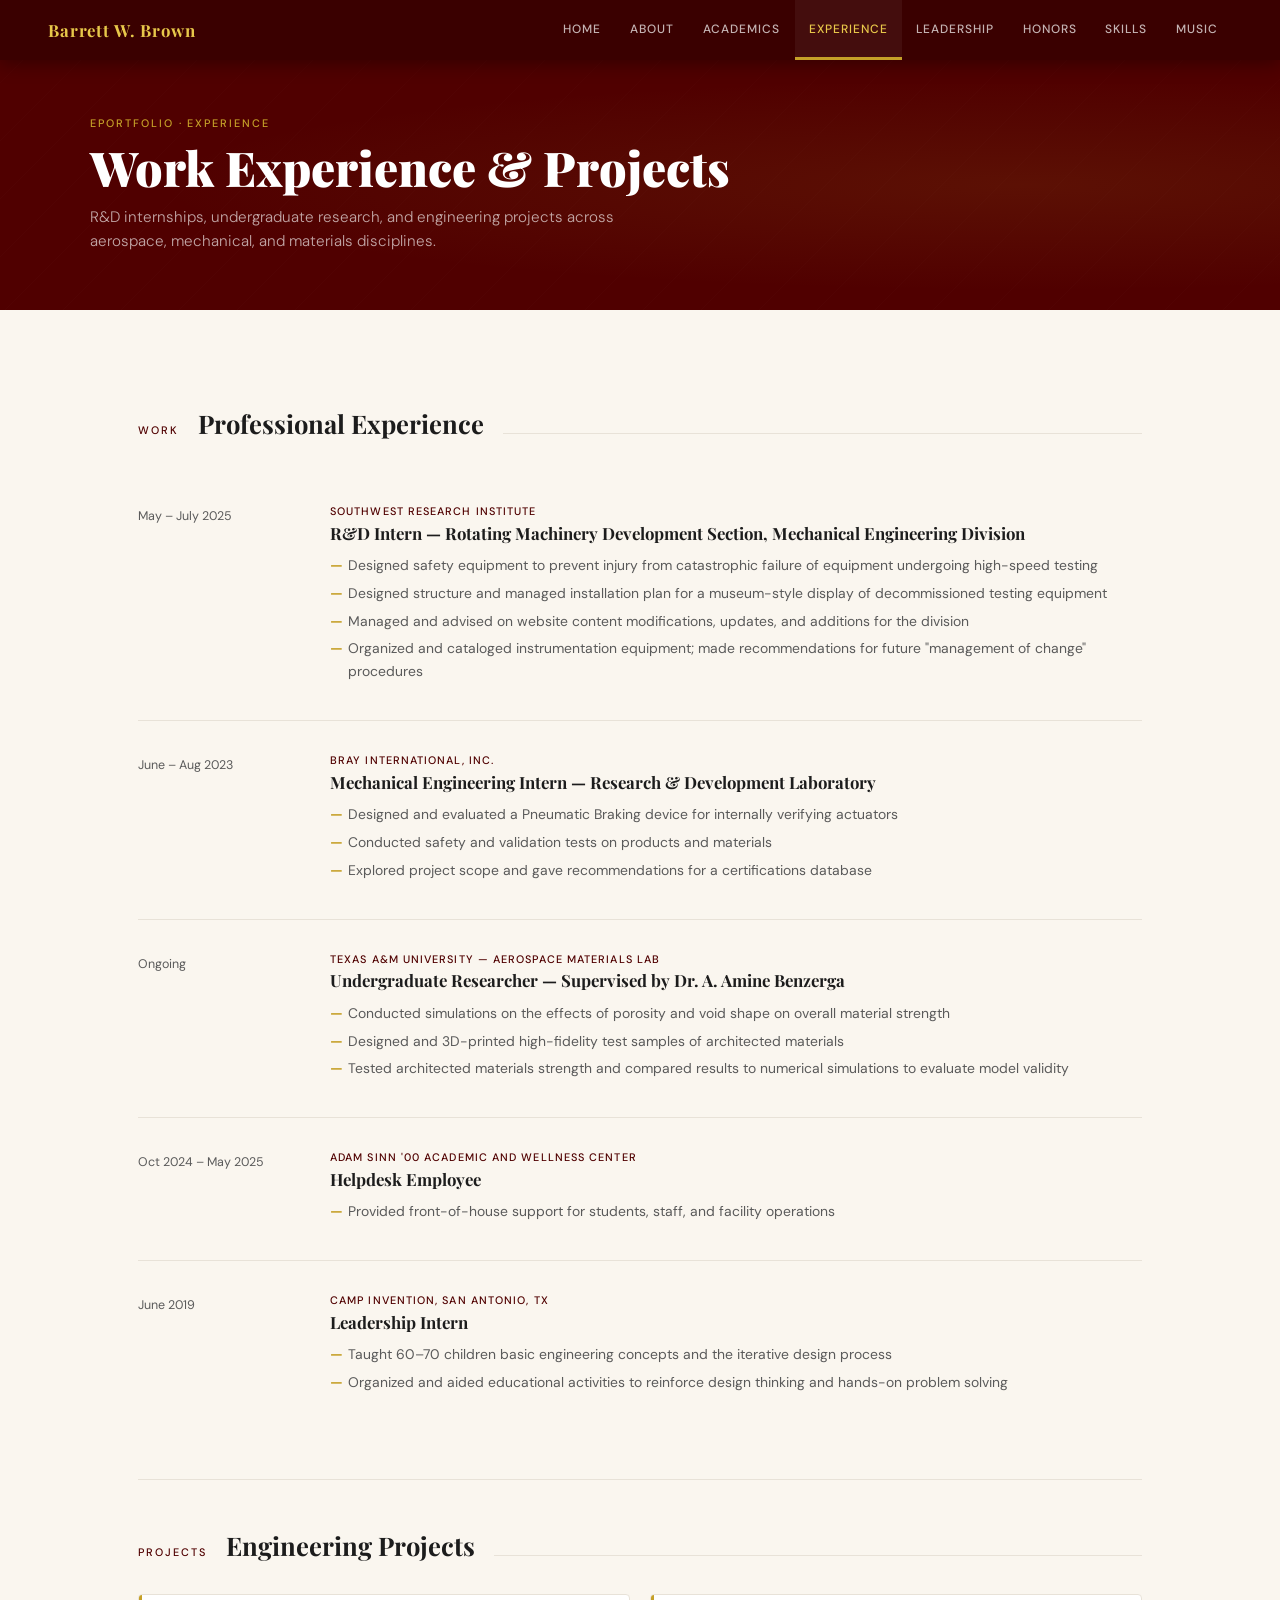
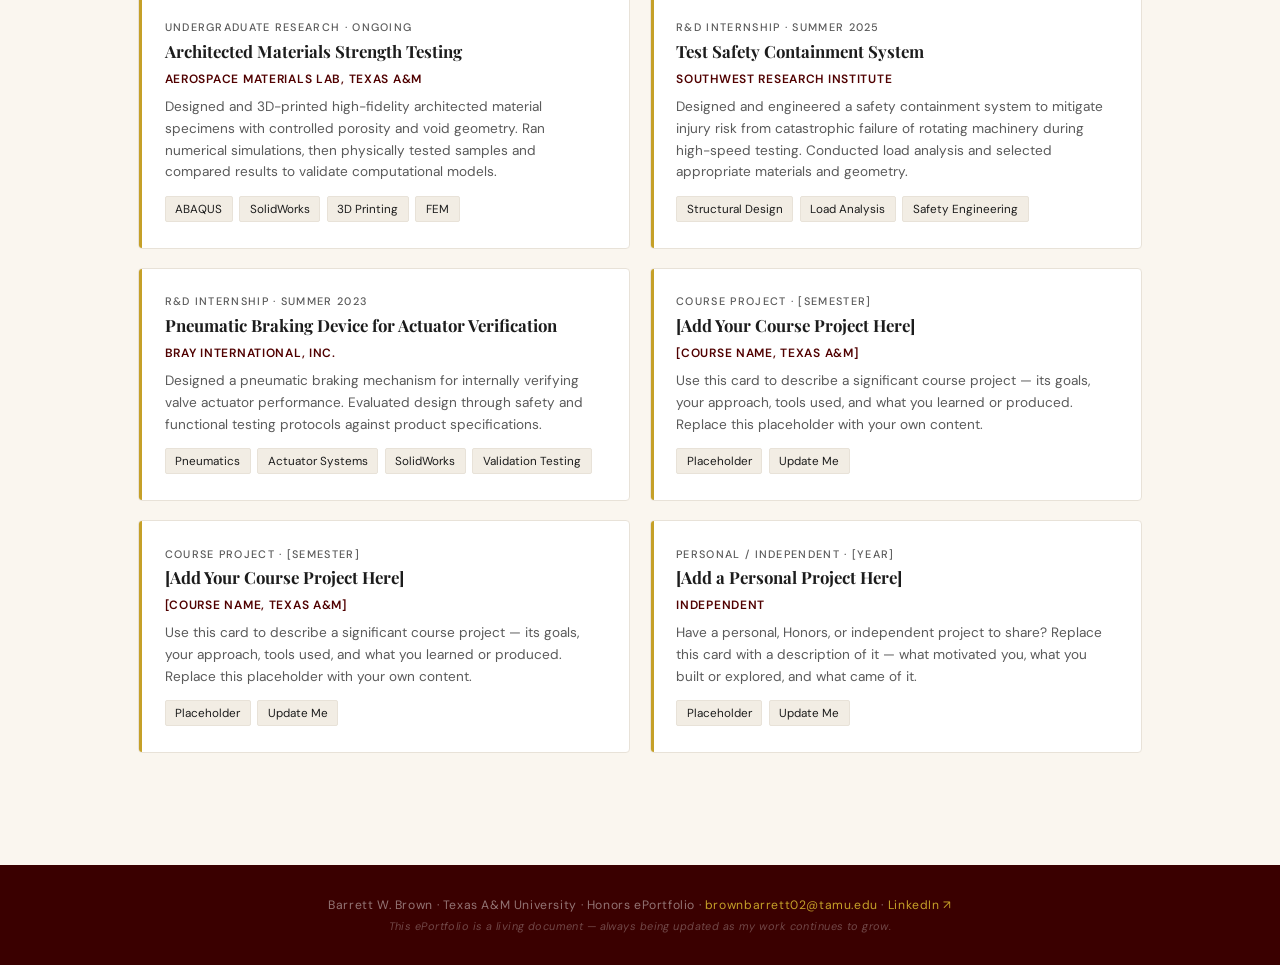
<file: experience.html>
<!DOCTYPE html>
<html lang="en">
<head>
<meta charset="UTF-8">
<meta name="viewport" content="width=device-width, initial-scale=1.0">
<title>Experience | Barrett Brown</title>
<link rel="stylesheet" href="style.css">
<style>
  /* PROJECT CARDS */
  .project-grid { display: grid; grid-template-columns: repeat(2, 1fr); gap: 1.2rem; }

  .project-card {
    background: white; border: 1px solid var(--light-gray);
    border-radius: 4px; padding: 1.6rem;
    position: relative; overflow: hidden; transition: box-shadow 0.2s;
  }
  .project-card:hover { box-shadow: 0 4px 24px rgba(80,0,0,0.09); }
  .project-card::after {
    content: ''; position: absolute;
    left: 0; top: 0; bottom: 0; width: 3px;
    background: var(--gold);
  }

  .project-label { font-size: 0.68rem; text-transform: uppercase; letter-spacing: 0.12em; color: var(--mid-gray); font-weight: 500; margin-bottom: 0.4rem; }
  .project-title { font-family: 'Playfair Display', serif; font-size: 1.05rem; font-weight: 700; color: var(--charcoal); margin-bottom: 0.5rem; line-height: 1.3; }
  .project-org { font-size: 0.75rem; color: var(--maroon); font-weight: 600; letter-spacing: 0.06em; text-transform: uppercase; margin-bottom: 0.6rem; }
  .project-desc { font-size: 0.85rem; color: var(--mid-gray); line-height: 1.6; }
  .project-tools { display: flex; flex-wrap: wrap; gap: 0.4rem; margin-top: 0.8rem; }
  .project-tool { background: var(--off-white); border: 1px solid var(--light-gray); border-radius: 2px; padding: 0.25rem 0.6rem; font-size: 0.73rem; color: var(--charcoal); }

  @media (max-width: 860px) { .project-grid { grid-template-columns: 1fr; } }
</style>
</head>
<body>

<nav>
  <a href="index.html" class="nav-brand">Barrett W. Brown</a>
  <ul class="nav-links">
    <li><a href="index.html">Home</a></li>
    <li><a href="about.html">About</a></li>
    <li><a href="academics.html">Academics</a></li>
    <li><a href="experience.html" class="active">Experience</a></li>
    <li><a href="leadership.html">Leadership</a></li>
    <li><a href="honors.html">Honors</a></li>
    <li><a href="skills.html">Skills</a></li>
    <li><a href="music.html">Music</a></li>
  </ul>
</nav>

<div class="page-banner">
  <div class="page-banner-inner">
    <p class="page-banner-eyebrow">ePortfolio · Experience</p>
    <h1>Work Experience &amp; Projects</h1>
    <p class="page-banner-sub">R&amp;D internships, undergraduate research, and engineering projects across aerospace, mechanical, and materials disciplines.</p>
  </div>
</div>

<div class="page-content">

  <!-- WORK EXPERIENCE -->
  <section>
    <div class="section-header">
      <span class="section-label">Work</span>
      <h2 class="section-title">Professional Experience</h2>
      <div class="section-line"></div>
    </div>

    <div class="experience-list">

      <div class="exp-item">
        <div class="exp-date">May – July 2025</div>
        <div>
          <div class="exp-org">Southwest Research Institute</div>
          <div class="exp-role">R&D Intern — Rotating Machinery Development Section, Mechanical Engineering Division</div>
          <ul class="exp-bullets">
            <li>Designed safety equipment to prevent injury from catastrophic failure of equipment undergoing high-speed testing</li>
            <li>Designed structure and managed installation plan for a museum-style display of decommissioned testing equipment</li>
            <li>Managed and advised on website content modifications, updates, and additions for the division</li>
            <li>Organized and cataloged instrumentation equipment; made recommendations for future "management of change" procedures</li>
          </ul>
        </div>
      </div>

      <div class="exp-item">
        <div class="exp-date">June – Aug 2023</div>
        <div>
          <div class="exp-org">Bray International, Inc.</div>
          <div class="exp-role">Mechanical Engineering Intern — Research &amp; Development Laboratory</div>
          <ul class="exp-bullets">
            <li>Designed and evaluated a Pneumatic Braking device for internally verifying actuators</li>
            <li>Conducted safety and validation tests on products and materials</li>
            <li>Explored project scope and gave recommendations for a certifications database</li>
          </ul>
        </div>
      </div>

      <div class="exp-item">
        <div class="exp-date">Ongoing</div>
        <div>
          <div class="exp-org">Texas A&M University — Aerospace Materials Lab</div>
          <div class="exp-role">Undergraduate Researcher — Supervised by Dr. A. Amine Benzerga</div>
          <ul class="exp-bullets">
            <li>Conducted simulations on the effects of porosity and void shape on overall material strength</li>
            <li>Designed and 3D-printed high-fidelity test samples of architected materials</li>
            <li>Tested architected materials strength and compared results to numerical simulations to evaluate model validity</li>
          </ul>
        </div>
      </div>

      <div class="exp-item">
        <div class="exp-date">Oct 2024 – May 2025</div>
        <div>
          <div class="exp-org">Adam Sinn '00 Academic and Wellness Center</div>
          <div class="exp-role">Helpdesk Employee</div>
          <ul class="exp-bullets">
            <li>Provided front-of-house support for students, staff, and facility operations</li>
          </ul>
        </div>
      </div>

      <div class="exp-item">
        <div class="exp-date">June 2019</div>
        <div>
          <div class="exp-org">Camp Invention, San Antonio, TX</div>
          <div class="exp-role">Leadership Intern</div>
          <ul class="exp-bullets">
            <li>Taught 60–70 children basic engineering concepts and the iterative design process</li>
            <li>Organized and aided educational activities to reinforce design thinking and hands-on problem solving</li>
          </ul>
        </div>
      </div>

    </div>
  </section>

  <!-- PROJECTS -->
  <section>
    <div class="section-header">
      <span class="section-label">Projects</span>
      <h2 class="section-title">Engineering Projects</h2>
      <div class="section-line"></div>
    </div>

    <div class="project-grid">

      <div class="project-card">
        <div class="project-label">Undergraduate Research · Ongoing</div>
        <div class="project-title">Architected Materials Strength Testing</div>
        <div class="project-org">Aerospace Materials Lab, Texas A&M</div>
        <div class="project-desc">Designed and 3D-printed high-fidelity architected material specimens with controlled porosity and void geometry. Ran numerical simulations, then physically tested samples and compared results to validate computational models.</div>
        <div class="project-tools">
          <span class="project-tool">ABAQUS</span>
          <span class="project-tool">SolidWorks</span>
          <span class="project-tool">3D Printing</span>
          <span class="project-tool">FEM</span>
        </div>
      </div>

      <div class="project-card">
        <div class="project-label">R&D Internship · Summer 2025</div>
        <div class="project-title">Test Safety Containment System</div>
        <div class="project-org">Southwest Research Institute</div>
        <div class="project-desc">Designed and engineered a safety containment system to mitigate injury risk from catastrophic failure of rotating machinery during high-speed testing. Conducted load analysis and selected appropriate materials and geometry.</div>
        <div class="project-tools">
          <span class="project-tool">Structural Design</span>
          <span class="project-tool">Load Analysis</span>
          <span class="project-tool">Safety Engineering</span>
        </div>
      </div>

      <div class="project-card">
        <div class="project-label">R&D Internship · Summer 2023</div>
        <div class="project-title">Pneumatic Braking Device for Actuator Verification</div>
        <div class="project-org">Bray International, Inc.</div>
        <div class="project-desc">Designed a pneumatic braking mechanism for internally verifying valve actuator performance. Evaluated design through safety and functional testing protocols against product specifications.</div>
        <div class="project-tools">
          <span class="project-tool">Pneumatics</span>
          <span class="project-tool">Actuator Systems</span>
          <span class="project-tool">SolidWorks</span>
          <span class="project-tool">Validation Testing</span>
        </div>
      </div>

      <div class="project-card">
        <div class="project-label">Course Project · [Semester]</div>
        <div class="project-title">[Add Your Course Project Here]</div>
        <div class="project-org">[Course Name, Texas A&M]</div>
        <div class="project-desc">Use this card to describe a significant course project — its goals, your approach, tools used, and what you learned or produced. Replace this placeholder with your own content.</div>
        <div class="project-tools">
          <span class="project-tool">Placeholder</span>
          <span class="project-tool">Update Me</span>
        </div>
      </div>

      <div class="project-card">
        <div class="project-label">Course Project · [Semester]</div>
        <div class="project-title">[Add Your Course Project Here]</div>
        <div class="project-org">[Course Name, Texas A&M]</div>
        <div class="project-desc">Use this card to describe a significant course project — its goals, your approach, tools used, and what you learned or produced. Replace this placeholder with your own content.</div>
        <div class="project-tools">
          <span class="project-tool">Placeholder</span>
          <span class="project-tool">Update Me</span>
        </div>
      </div>

      <div class="project-card">
        <div class="project-label">Personal / Independent · [Year]</div>
        <div class="project-title">[Add a Personal Project Here]</div>
        <div class="project-org">Independent</div>
        <div class="project-desc">Have a personal, Honors, or independent project to share? Replace this card with a description of it — what motivated you, what you built or explored, and what came of it.</div>
        <div class="project-tools">
          <span class="project-tool">Placeholder</span>
          <span class="project-tool">Update Me</span>
        </div>
      </div>

    </div>
  </section>

</div>

<footer>
  <div class="footer-main">Barrett W. Brown · Texas A&M University · Honors ePortfolio · <a href="mailto:brownbarrett02@tamu.edu">brownbarrett02@tamu.edu</a> · <a href="https://www.linkedin.com/in/barrett-brown/" target="_blank" rel="noopener">LinkedIn ↗</a></div>
  <div class="footer-wip">This ePortfolio is a living document — always being updated as my work continues to grow.</div>
</footer>

</body>
</html>
</file>
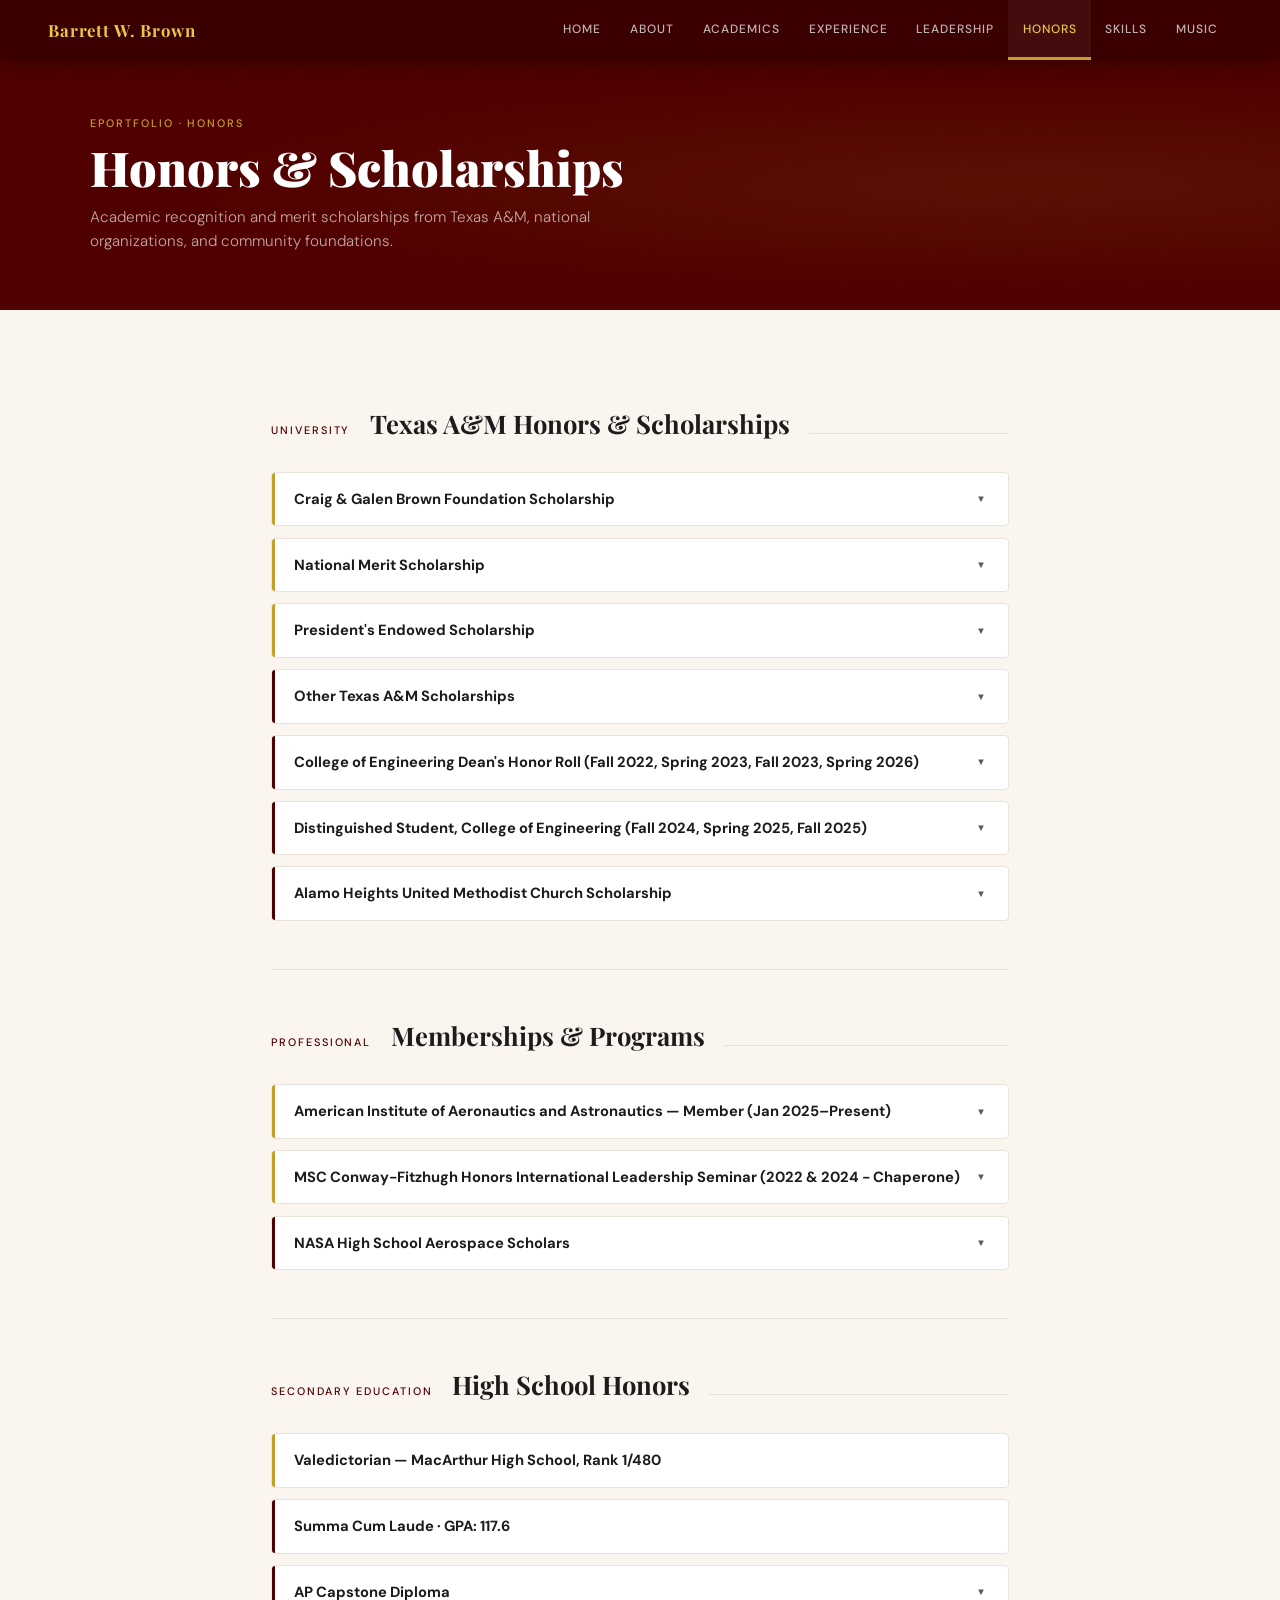
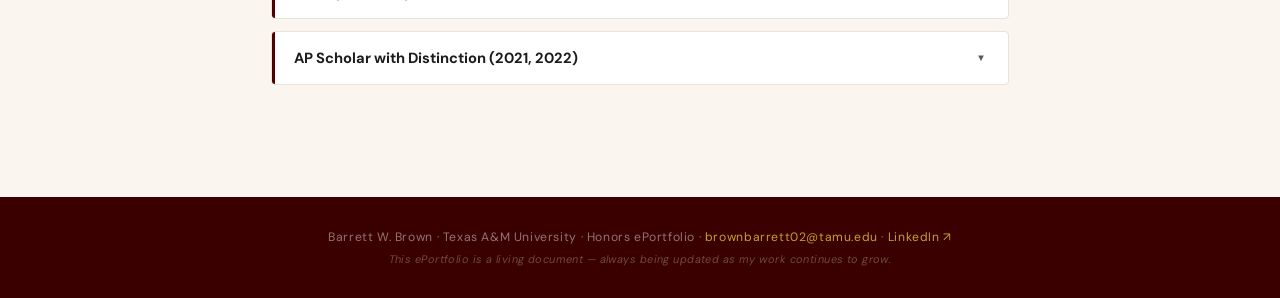
<file: honors.html>
<!DOCTYPE html>
<html lang="en">
<head>
<meta charset="UTF-8">
<meta name="viewport" content="width=device-width, initial-scale=1.0">
<title>Honors | Barrett Brown</title>
<link rel="stylesheet" href="style.css">
<style>
  .honors-list { display: flex; flex-direction: column; gap: 0.7rem; width: 100%; }

  .honor-card {
    background: white;
    border: 1px solid var(--light-gray);
    border-radius: 4px;
    position: relative;
    overflow: hidden;
    transition: box-shadow 0.2s;
    width: 100%;
    box-sizing: border-box;
  }
  .honor-card:hover { box-shadow: 0 4px 20px rgba(80,0,0,0.08); }
  .honor-card::after {
    content: ''; position: absolute;
    left: 0; top: 0; bottom: 0; width: 3px;
    background: var(--maroon);
  }
  .honor-card.gold::after { background: var(--gold); }

  .honor-card-header {
    display: flex;
    justify-content: space-between;
    align-items: center;
    padding: 1rem 1.4rem;
    cursor: pointer;
    user-select: none;
    gap: 1rem;
  }

  .honor-name {
    font-size: 0.92rem;
    font-weight: 700;
    color: var(--charcoal);
    line-height: 1.4;
  }

  .honor-caret {
    font-size: 0.6rem;
    color: var(--mid-gray);
    flex-shrink: 0;
    transition: transform 0.22s ease;
    line-height: 1;
  }
  .honor-card.expanded .honor-caret { transform: rotate(180deg); }

  .honor-desc {
    font-size: 0.84rem;
    color: var(--mid-gray);
    line-height: 1.65;
    padding: 0.75rem 1.4rem 1rem;
    border-top: 1px solid var(--light-gray);
    max-width: 72ch;
    display: none;
  }
  .honor-card.expanded .honor-desc { display: block; }

  .prose-link {
    color: var(--maroon);
    text-decoration: underline;
    text-decoration-color: rgba(80,0,0,0.35);
    text-underline-offset: 2px;
    transition: text-decoration-color 0.2s;
  }
  .prose-link:hover { text-decoration-color: var(--maroon); }

  @media (max-width: 860px) {
    .honors-list { gap: 0.5rem; }
  }
</style>
</head>
<body>

<nav>
  <a href="index.html" class="nav-brand">Barrett W. Brown</a>
  <ul class="nav-links">
    <li><a href="index.html">Home</a></li>
    <li><a href="about.html">About</a></li>
    <li><a href="academics.html">Academics</a></li>
    <li><a href="experience.html">Experience</a></li>
    <li><a href="leadership.html">Leadership</a></li>
    <li><a href="honors.html" class="active">Honors</a></li>
    <li><a href="skills.html">Skills</a></li>
    <li><a href="music.html">Music</a></li>
  </ul>
</nav>

<div class="page-banner">
  <div class="page-banner-inner">
    <p class="page-banner-eyebrow">ePortfolio · Honors</p>
    <h1>Honors &amp; Scholarships</h1>
    <p class="page-banner-sub">Academic recognition and merit scholarships from Texas A&M, national organizations, and community foundations.</p>
  </div>
</div>

<div class="page-content">

  <!-- TAMU HONORS -->
  <section>
    <div class="section-header">
      <span class="section-label">University</span>
      <h2 class="section-title">Texas A&amp;M Honors &amp; Scholarships</h2>
      <div class="section-line"></div>
    </div>
    <div class="honors-list">

      <div class="honor-card gold">
        <div class="honor-card-header">
          <div class="honor-name">Craig &amp; Galen Brown Foundation Scholarship</div>
          <span class="honor-caret">▼</span>
        </div>
        <div class="honor-desc">The <a href="https://brownfound.org/" target="_blank" rel="noopener" class="prose-link">Brown Foundation</a> provides undergraduate scholarships to students who are high-achieving, well-rounded, National Merit students who are pursuing STEM and Business Degrees at Texas A&M. Brown Scholars must achieve leadership positions and provide community service alongside their educational pursuits. Brown Scholar graduates have assumed leadership positions in their chosen professions, and include engineers, physicians, academic researchers, inventors, entrepreneurs, CEO’s, executive managers, business owners, community volunteers, and leaders.</div>
      </div>

      <div class="honor-card gold">
        <div class="honor-card-header">
          <div class="honor-name">National Merit Scholarship</div>
          <span class="honor-caret">▼</span>
        </div>
        <div class="honor-desc">The <a href="https://www.nationalmerit.org/" target="_blank" rel="noopener" class="prose-link">National Merit Scholarship Program</a> is an annual academic competition among high school students for recognition and college undergraduate scholarships that began in 1955. The program is conducted by National Merit Scholarship Corporation (NMSC®), a not-for-profit organization that operates without government assistance. United States high school students enter the National Merit Scholarship Program by taking the Preliminary SAT/National Merit Scholarship Qualifying Test (PSAT/NMSQT®), which serves as an initial screen of over 1.3 million entrants each year, and by meeting published program entry and participation requirements.</div>
      </div>

      <div class="honor-card gold">
        <div class="honor-card-header">
          <div class="honor-name">President's Endowed Scholarship</div>
          <span class="honor-caret">▼</span>
        </div>
        <div class="honor-desc">Since 1968, the <a href="https://www.txamfoundation.com/news/it-truly-changed-my-life-witness-the-power-of-the-presidents-endowed-scholarship-program.aspx" target="_blank" rel="noopener" class="prose-link">President’s Endowed Scholarship (PES)</a> program has been a key to unlocking students’ true potential at Texas A&M University, inspiring outstanding scholars to make Aggieland their home by covering the costs associated with collegiate education. Each year, the PES program helps attract the best and brightest to Texas A&M, offering recognition that goes beyond financial support and affirming students’ character and commitment to their future. What sets this program apart is that financial need is not a factor when evaluating applicants. Instead, the program honors those who have already demonstrated academic merit, leadership qualities and social excellence. To date, more than 8,800 students from across the nation — including 1,372 current students — have attended Texas A&M thanks to a PES, making it one of the university’s most respected awards and a cornerstone of student success.</div>
      </div>

      <div class="honor-card">
        <div class="honor-card-header">
          <div class="honor-name">Other Texas A&M Scholarships</div>
          <span class="honor-caret">▼</span>
        </div>
        <div class="honor-desc">Bradley L. Worsham '88 Scholarship in Aerospace Engineering<br>
                                Patrick A. and Carol J. Gibson Scholarship in Aerospace Engineering<br>
                                Joanne and Edward "Pete" Aldridge '60 Endowed Scholarship — Aerospace Engineering<br>
                                Shakira and Cade Hensley '98 Endowed Scholarship — College of Engineering<br>
                                Chip Amrock ‘75 Scholarship - College of Engineering<br>
                                Susan & John Richardson ‘71 Scholarship<br>
                                Barbara ‘88 & Mark Craig Scholarship<br>
                                George M and Mary B Lewis Merit Scholarship<br>
                                San Antonio Aggie Mother’s Club 90th Anniversary Scholarship
        </div>
      </div>

      <div class="honor-card">
        <div class="honor-card-header">
          <div class="honor-name">College of Engineering Dean's Honor Roll (Fall 2022, Spring 2023, Fall 2023, Spring 2026)</div>
          <span class="honor-caret">▼</span>
        </div>
        <div class="honor-desc">This designation is reserved for those students who achieve a semester GPA of 3.75 or better across engineering courses. This award is described by the Texas A&M College of Engineering as "particularly noteworthy considering the rigorous and demanding nature of [the] engineering curriculum".</div>
      </div>

      <div class="honor-card">
        <div class="honor-card-header">
          <div class="honor-name">Distinguished Student, College of Engineering (Fall 2024, Spring 2025, Fall 2025)</div>
          <span class="honor-caret">▼</span>
        </div>
        <div class="honor-desc">This designation is reserved for those students who achieve a semester GPA of 3.50 or better across engineering courses. This award is described by the Texas A&M College of Engineering as "particularly noteworthy considering the rigorous and demanding nature of [the] engineering curriculum".</div>
      </div>

      <div class="honor-card">
        <div class="honor-card-header">
          <div class="honor-name">Alamo Heights United Methodist Church Scholarship</div>
          <span class="honor-caret">▼</span>
        </div>
        <div class="honor-desc">The Alamo Heights United Methodist Church (AHUMC) Scholarship is awarded to university students who, in their time as a member of the AHUMC congregation, exceptionally served the congregation and community through a variety of acts.</div>
      </div>

    </div>
  </section>

  <!-- PROFESSIONAL -->
  <section>
    <div class="section-header">
      <span class="section-label">Professional</span>
      <h2 class="section-title">Memberships &amp; Programs</h2>
      <div class="section-line"></div>
    </div>
    <div class="honors-list">

      <div class="honor-card gold">
        <div class="honor-card-header">
          <div class="honor-name">American Institute of Aeronautics and Astronautics — Member (Jan 2025–Present)</div>
          <span class="honor-caret">▼</span>
        </div>
        <div class="honor-desc">Member of both the AIAA National Organization and Texas A&amp;M Local Chapter.</div>
      </div>

      <div class="honor-card gold">
        <div class="honor-card-header">
          <div class="honor-name">MSC Conway-Fitzhugh Honors International Leadership Seminar (2022 &amp; 2024 - Chaperone)</div>
          <span class="honor-caret">▼</span>
        </div>
        <div class="honor-desc">The <a href="https://mscprograms.tamu.edu/conway-fitzhugh-international-honors-leadership-seminar/" target="_blank" rel="noopener" class="prose-link">MSC Conway-Fitzhugh International Honors Leadership Seminar</a>, through a competitive process, selects up to 24 high-achieving Texas A&M freshmen to take part in an international, two-week, personal and leadership development program in following their first college semester. The seminar begins with pre-trip orientation sessions in the fall and culminates with sessions throughout various locations during travel in Italy.</div>
      </div>

      <div class="honor-card">
        <div class="honor-card-header">
          <div class="honor-name">NASA High School Aerospace Scholars</div>
          <span class="honor-caret">▼</span>
        </div>
        <div class="honor-desc"><a href="https://www.nasa.gov/learning-resources/texas-aerospace-scholars/" target="_blank" rel="noopener" class="prose-link">Texas Aerospace Scholars</a>, or TAS, (formerly High School Aerospace Scholars/HAS) offers Texas high school students a unique opportunity to explore STEM concepts and discover how their interests connect to real NASA work. Through interactive online lessons, engineering design challenges, and opportunities to collaborate with NASA professionals, students deepen their understanding of space exploration and develop practical STEM skills. TAS supports students as they explore potential aerospace and STEM pathways, and become part of a statewide community of curious, motivated learners.</div>
      </div>

    </div>
  </section>

  <!-- HIGH SCHOOL -->
  <section>
    <div class="section-header">
      <span class="section-label">Secondary Education</span>
      <h2 class="section-title">High School Honors</h2>
      <div class="section-line"></div>
    </div>
    <div class="honors-list">

      <div class="honor-card gold">
        <div class="honor-card-header">
          <div class="honor-name">Valedictorian — MacArthur High School, Rank 1/480</div>
        </div>
      </div>

      <div class="honor-card">
        <div class="honor-card-header">
          <div class="honor-name">Summa Cum Laude · GPA: 117.6</div>
        </div>
      </div>

      <div class="honor-card">
        <div class="honor-card-header">
          <div class="honor-name">AP Capstone Diploma</div>
          <span class="honor-caret">▼</span>
        </div>
        <div class="honor-desc"><a href="https://apcentral.collegeboard.org/courses/ap-capstone" target="_blank" rel="noopener" class="prose-link">AP Capstone</a> is a diploma program based on two yearlong AP courses: AP Seminar and AP Research. These courses are designed to complement other AP courses that the AP Capstone student may take. Instead of teaching specific subject knowledge, AP Seminar and AP Research use an interdisciplinary approach to develop the critical thinking, research, collaboration, time management, and presentation skills students need for college-level work.</div>
      </div>

      <div class="honor-card">
        <div class="honor-card-header">
          <div class="honor-name">AP Scholar with Distinction (2021, 2022)</div>
          <span class="honor-caret">▼</span>
        </div>
        <div class="honor-desc">Every fall, the AP Program recognizes high school students who have demonstrated outstanding college-level achievement through their performance on multiple AP Exams. AP Scholar with Distinction is Granted to students who receive an average score of at least 3.5 on all AP Exams taken, and scores of 3 or higher on five or more of these exams.</div>
      </div>

    </div>
  </section>

</div>

<footer>
  <div class="footer-main">Barrett W. Brown · Texas A&M University · Honors ePortfolio · <a href="mailto:brownbarrett02@tamu.edu">brownbarrett02@tamu.edu</a> · <a href="https://www.linkedin.com/in/barrett-brown/" target="_blank" rel="noopener">LinkedIn ↗</a></div>
  <div class="footer-wip">This ePortfolio is a living document — always being updated as my work continues to grow.</div>
</footer>

<script>
(function () {
  document.querySelectorAll('.honor-card-header').forEach(function (header) {
    header.addEventListener('click', function () {
      header.closest('.honor-card').classList.toggle('expanded');
    });
  });
})();
</script>

</body>
</html>
</file>
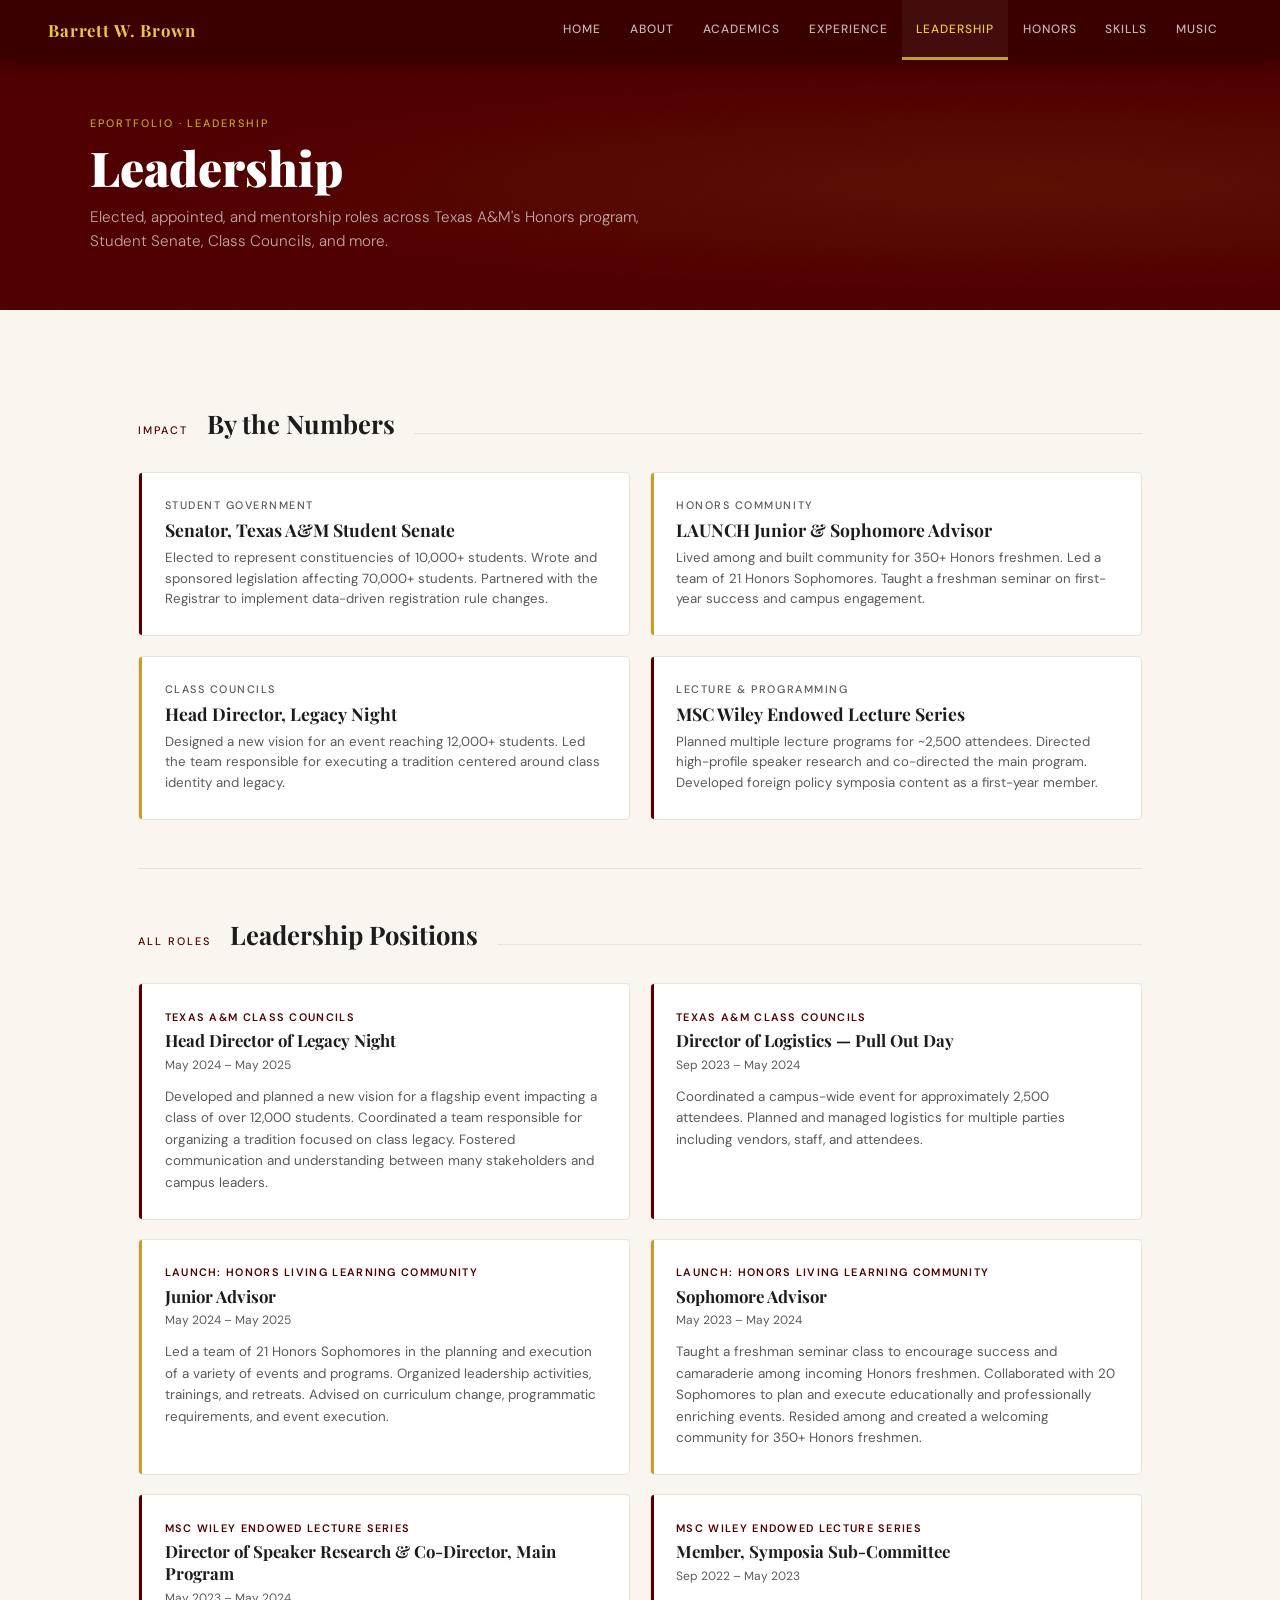
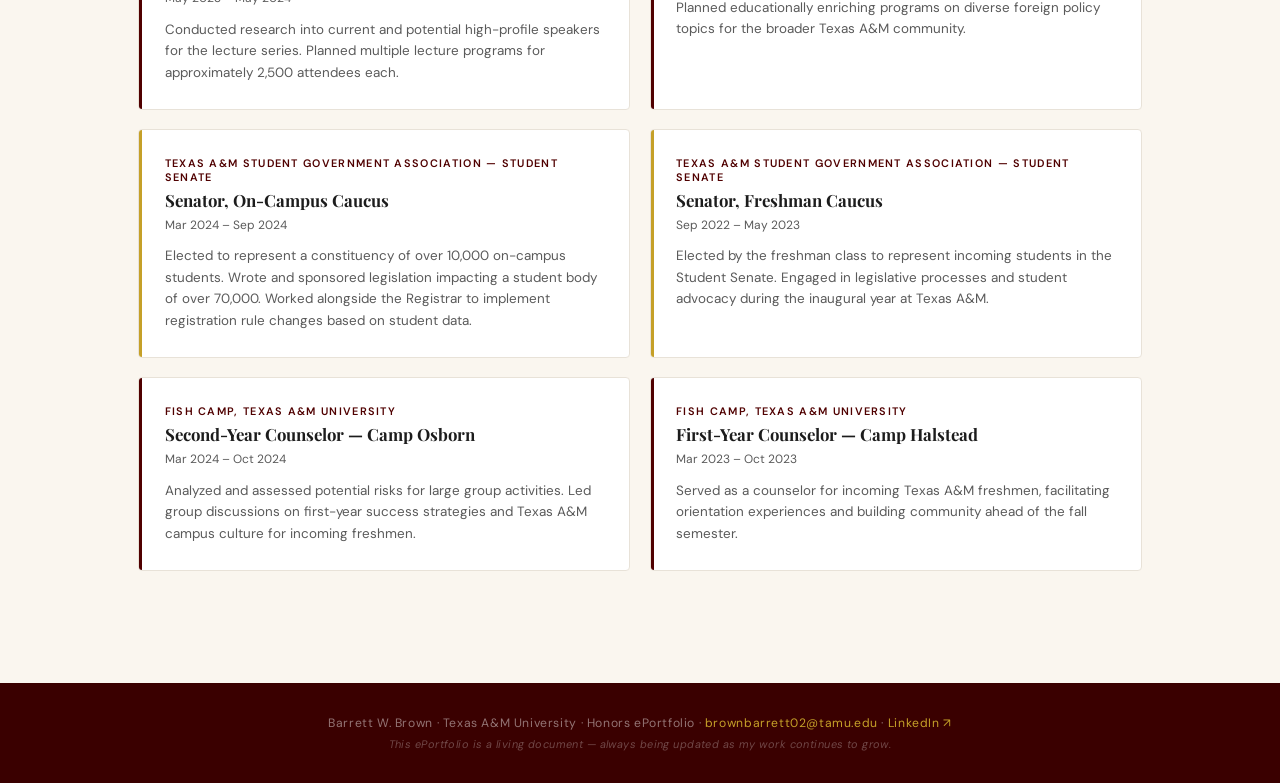
<file: leadership.html>
<!DOCTYPE html>
<html lang="en">
<head>
<meta charset="UTF-8">
<meta name="viewport" content="width=device-width, initial-scale=1.0">
<title>Leadership | Barrett Brown</title>
<link rel="stylesheet" href="style.css">
<style>
  .lead-grid { display: grid; grid-template-columns: repeat(2, 1fr); gap: 1.2rem; }

  .lead-card {
    background: white; border: 1px solid var(--light-gray);
    border-radius: 4px; padding: 1.6rem;
    transition: box-shadow 0.2s;
    position: relative; overflow: hidden;
  }
  .lead-card:hover { box-shadow: 0 4px 20px rgba(80,0,0,0.08); }
  .lead-card::after { content: ''; position: absolute; left: 0; top: 0; bottom: 0; width: 3px; background: var(--maroon); }
  .lead-card.gold::after { background: var(--gold); }

  .lead-org { font-size: 0.68rem; text-transform: uppercase; letter-spacing: 0.12em; color: var(--maroon); font-weight: 600; margin-bottom: 0.4rem; }
  .lead-role { font-family: 'Playfair Display', serif; font-size: 1.05rem; font-weight: 700; color: var(--charcoal); margin-bottom: 0.3rem; line-height: 1.3; }
  .lead-date { font-size: 0.75rem; color: var(--mid-gray); margin-bottom: 0.8rem; }
  .lead-desc { font-size: 0.84rem; color: var(--mid-gray); line-height: 1.6; }

  .impact-stat { display: inline-block; margin-right: 1.2rem; margin-top: 0.8rem; }
  .impact-num { font-family: 'Playfair Display', serif; font-size: 1.3rem; font-weight: 700; color: var(--maroon); }
  .impact-label { font-size: 0.7rem; color: var(--mid-gray); text-transform: uppercase; letter-spacing: 0.08em; display: block; }

  @media (max-width: 860px) { .lead-grid { grid-template-columns: 1fr; } }
</style>
</head>
<body>

<nav>
  <a href="index.html" class="nav-brand">Barrett W. Brown</a>
  <ul class="nav-links">
    <li><a href="index.html">Home</a></li>
    <li><a href="about.html">About</a></li>
    <li><a href="academics.html">Academics</a></li>
    <li><a href="experience.html">Experience</a></li>
    <li><a href="leadership.html" class="active">Leadership</a></li>
    <li><a href="honors.html">Honors</a></li>
    <li><a href="skills.html">Skills</a></li>
    <li><a href="music.html">Music</a></li>
  </ul>
</nav>

<div class="page-banner">
  <div class="page-banner-inner">
    <p class="page-banner-eyebrow">ePortfolio · Leadership</p>
    <h1>Leadership</h1>
    <p class="page-banner-sub">Elected, appointed, and mentorship roles across Texas A&M's Honors program, Student Senate, Class Councils, and more.</p>
  </div>
</div>

<div class="page-content">

  <!-- STATS -->
  <section>
    <div class="section-header">
      <span class="section-label">Impact</span>
      <h2 class="section-title">By the Numbers</h2>
      <div class="section-line"></div>
    </div>
    <div class="card-grid">
      <div class="card">
        <div class="card-label">Student Government</div>
        <div class="card-title">Senator, Texas A&M Student Senate</div>
        <div class="card-sub">Elected to represent constituencies of 10,000+ students. Wrote and sponsored legislation affecting 70,000+ students. Partnered with the Registrar to implement data-driven registration rule changes.</div>
      </div>
      <div class="card gold">
        <div class="card-label">Honors Community</div>
        <div class="card-title">LAUNCH Junior &amp; Sophomore Advisor</div>
        <div class="card-sub">Lived among and built community for 350+ Honors freshmen. Led a team of 21 Honors Sophomores. Taught a freshman seminar on first-year success and campus engagement.</div>
      </div>
      <div class="card gold">
        <div class="card-label">Class Councils</div>
        <div class="card-title">Head Director, Legacy Night</div>
        <div class="card-sub">Designed a new vision for an event reaching 12,000+ students. Led the team responsible for executing a tradition centered around class identity and legacy.</div>
      </div>
      <div class="card">
        <div class="card-label">Lecture &amp; Programming</div>
        <div class="card-title">MSC Wiley Endowed Lecture Series</div>
        <div class="card-sub">Planned multiple lecture programs for ~2,500 attendees. Directed high-profile speaker research and co-directed the main program. Developed foreign policy symposia content as a first-year member.</div>
      </div>
    </div>
  </section>

  <!-- ALL ROLES -->
  <section>
    <div class="section-header">
      <span class="section-label">All Roles</span>
      <h2 class="section-title">Leadership Positions</h2>
      <div class="section-line"></div>
    </div>

    <div class="lead-grid">

      <div class="lead-card">
        <div class="lead-org">Texas A&M Class Councils</div>
        <div class="lead-role">Head Director of Legacy Night</div>
        <div class="lead-date">May 2024 – May 2025</div>
        <div class="lead-desc">Developed and planned a new vision for a flagship event impacting a class of over 12,000 students. Coordinated a team responsible for organizing a tradition focused on class legacy. Fostered communication and understanding between many stakeholders and campus leaders.</div>
      </div>

      <div class="lead-card">
        <div class="lead-org">Texas A&M Class Councils</div>
        <div class="lead-role">Director of Logistics — Pull Out Day</div>
        <div class="lead-date">Sep 2023 – May 2024</div>
        <div class="lead-desc">Coordinated a campus-wide event for approximately 2,500 attendees. Planned and managed logistics for multiple parties including vendors, staff, and attendees.</div>
      </div>

      <div class="lead-card gold">
        <div class="lead-org">LAUNCH: Honors Living Learning Community</div>
        <div class="lead-role">Junior Advisor</div>
        <div class="lead-date">May 2024 – May 2025</div>
        <div class="lead-desc">Led a team of 21 Honors Sophomores in the planning and execution of a variety of events and programs. Organized leadership activities, trainings, and retreats. Advised on curriculum change, programmatic requirements, and event execution.</div>
      </div>

      <div class="lead-card gold">
        <div class="lead-org">LAUNCH: Honors Living Learning Community</div>
        <div class="lead-role">Sophomore Advisor</div>
        <div class="lead-date">May 2023 – May 2024</div>
        <div class="lead-desc">Taught a freshman seminar class to encourage success and camaraderie among incoming Honors freshmen. Collaborated with 20 Sophomores to plan and execute educationally and professionally enriching events. Resided among and created a welcoming community for 350+ Honors freshmen.</div>
      </div>

      <div class="lead-card">
        <div class="lead-org">MSC Wiley Endowed Lecture Series</div>
        <div class="lead-role">Director of Speaker Research &amp; Co-Director, Main Program</div>
        <div class="lead-date">May 2023 – May 2024</div>
        <div class="lead-desc">Conducted research into current and potential high-profile speakers for the lecture series. Planned multiple lecture programs for approximately 2,500 attendees each.</div>
      </div>

      <div class="lead-card">
        <div class="lead-org">MSC Wiley Endowed Lecture Series</div>
        <div class="lead-role">Member, Symposia Sub-Committee</div>
        <div class="lead-date">Sep 2022 – May 2023</div>
        <div class="lead-desc">Planned educationally enriching programs on diverse foreign policy topics for the broader Texas A&M community.</div>
      </div>

      <div class="lead-card gold">
        <div class="lead-org">Texas A&M Student Government Association — Student Senate</div>
        <div class="lead-role">Senator, On-Campus Caucus</div>
        <div class="lead-date">Mar 2024 – Sep 2024</div>
        <div class="lead-desc">Elected to represent a constituency of over 10,000 on-campus students. Wrote and sponsored legislation impacting a student body of over 70,000. Worked alongside the Registrar to implement registration rule changes based on student data.</div>
      </div>

      <div class="lead-card gold">
        <div class="lead-org">Texas A&M Student Government Association — Student Senate</div>
        <div class="lead-role">Senator, Freshman Caucus</div>
        <div class="lead-date">Sep 2022 – May 2023</div>
        <div class="lead-desc">Elected by the freshman class to represent incoming students in the Student Senate. Engaged in legislative processes and student advocacy during the inaugural year at Texas A&M.</div>
      </div>

      <div class="lead-card">
        <div class="lead-org">Fish Camp, Texas A&M University</div>
        <div class="lead-role">Second-Year Counselor — Camp Osborn</div>
        <div class="lead-date">Mar 2024 – Oct 2024</div>
        <div class="lead-desc">Analyzed and assessed potential risks for large group activities. Led group discussions on first-year success strategies and Texas A&M campus culture for incoming freshmen.</div>
      </div>

      <div class="lead-card">
        <div class="lead-org">Fish Camp, Texas A&M University</div>
        <div class="lead-role">First-Year Counselor — Camp Halstead</div>
        <div class="lead-date">Mar 2023 – Oct 2023</div>
        <div class="lead-desc">Served as a counselor for incoming Texas A&M freshmen, facilitating orientation experiences and building community ahead of the fall semester.</div>
      </div>

    </div>
  </section>

</div>

<footer>
  <div class="footer-main">Barrett W. Brown · Texas A&M University · Honors ePortfolio · <a href="mailto:brownbarrett02@tamu.edu">brownbarrett02@tamu.edu</a> · <a href="https://www.linkedin.com/in/barrett-brown/" target="_blank" rel="noopener">LinkedIn ↗</a></div>
  <div class="footer-wip">This ePortfolio is a living document — always being updated as my work continues to grow.</div>
</footer>

</body>
</html>
</file>
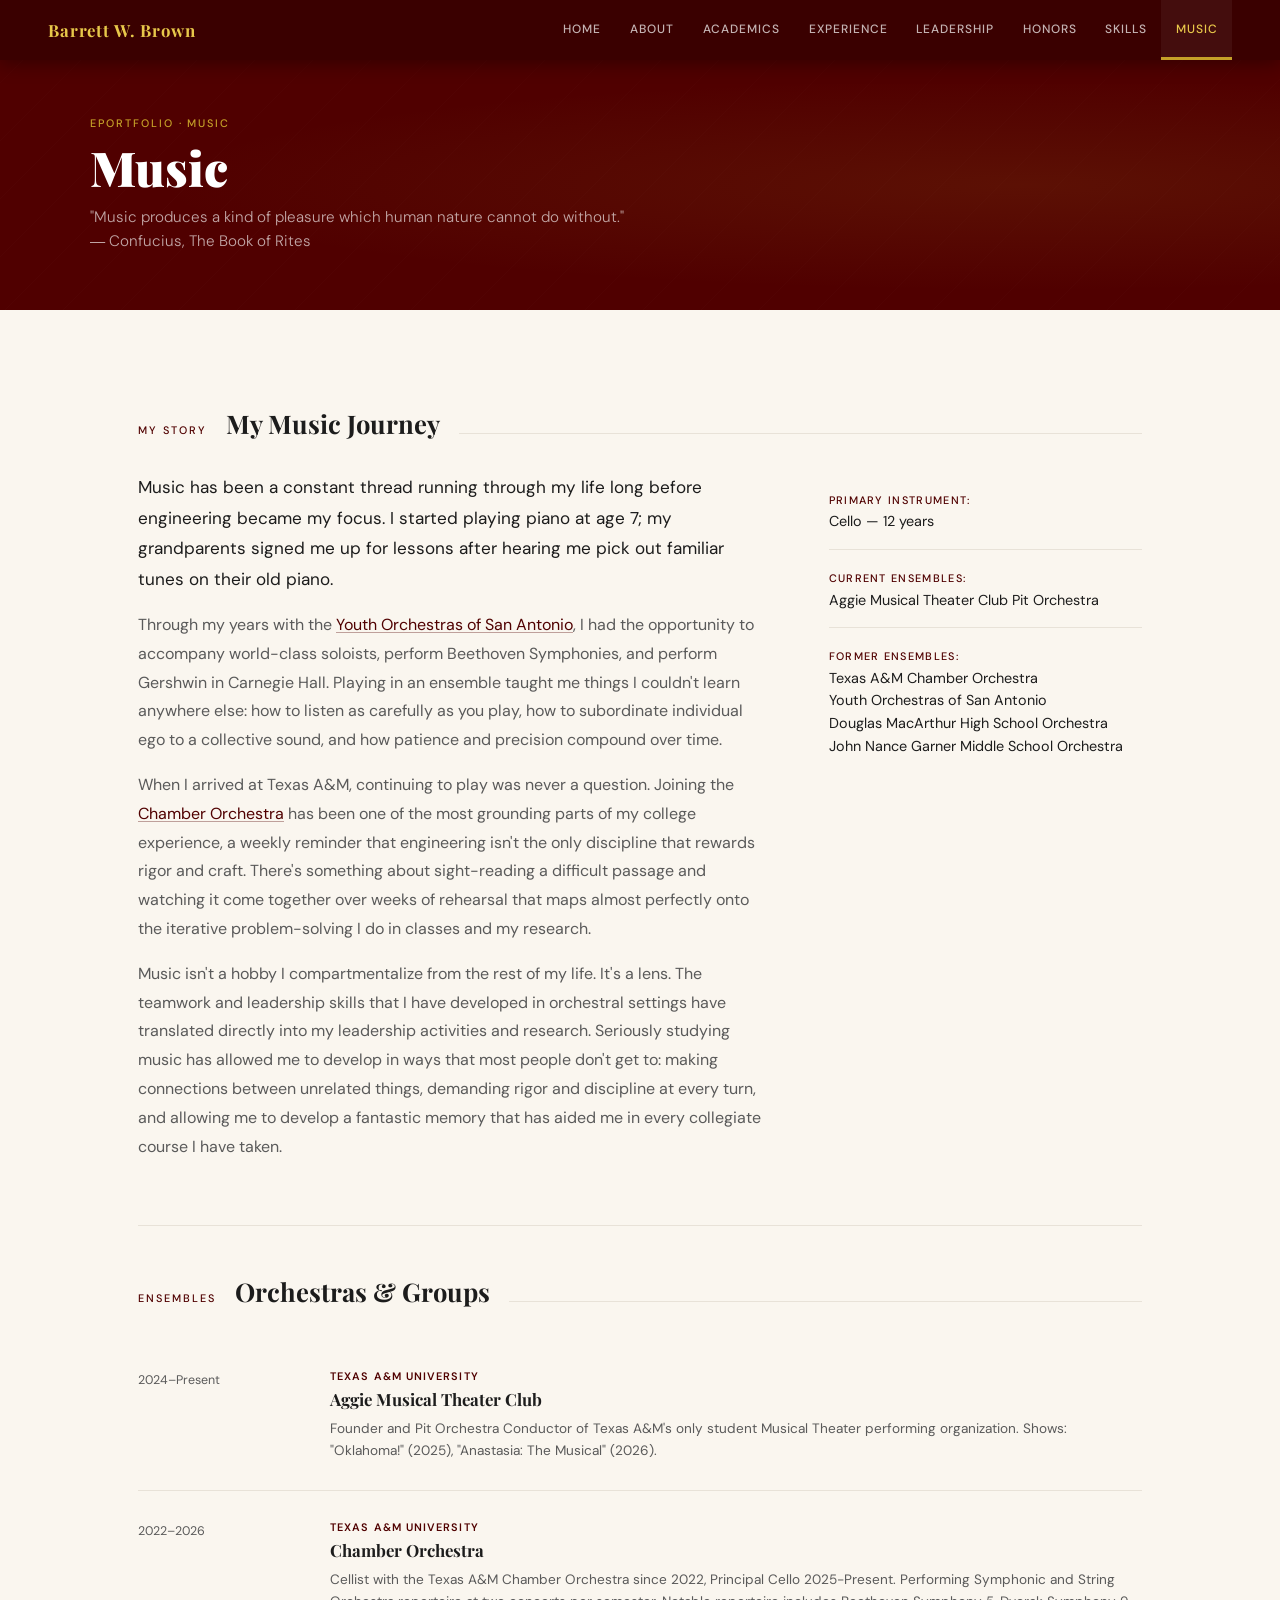
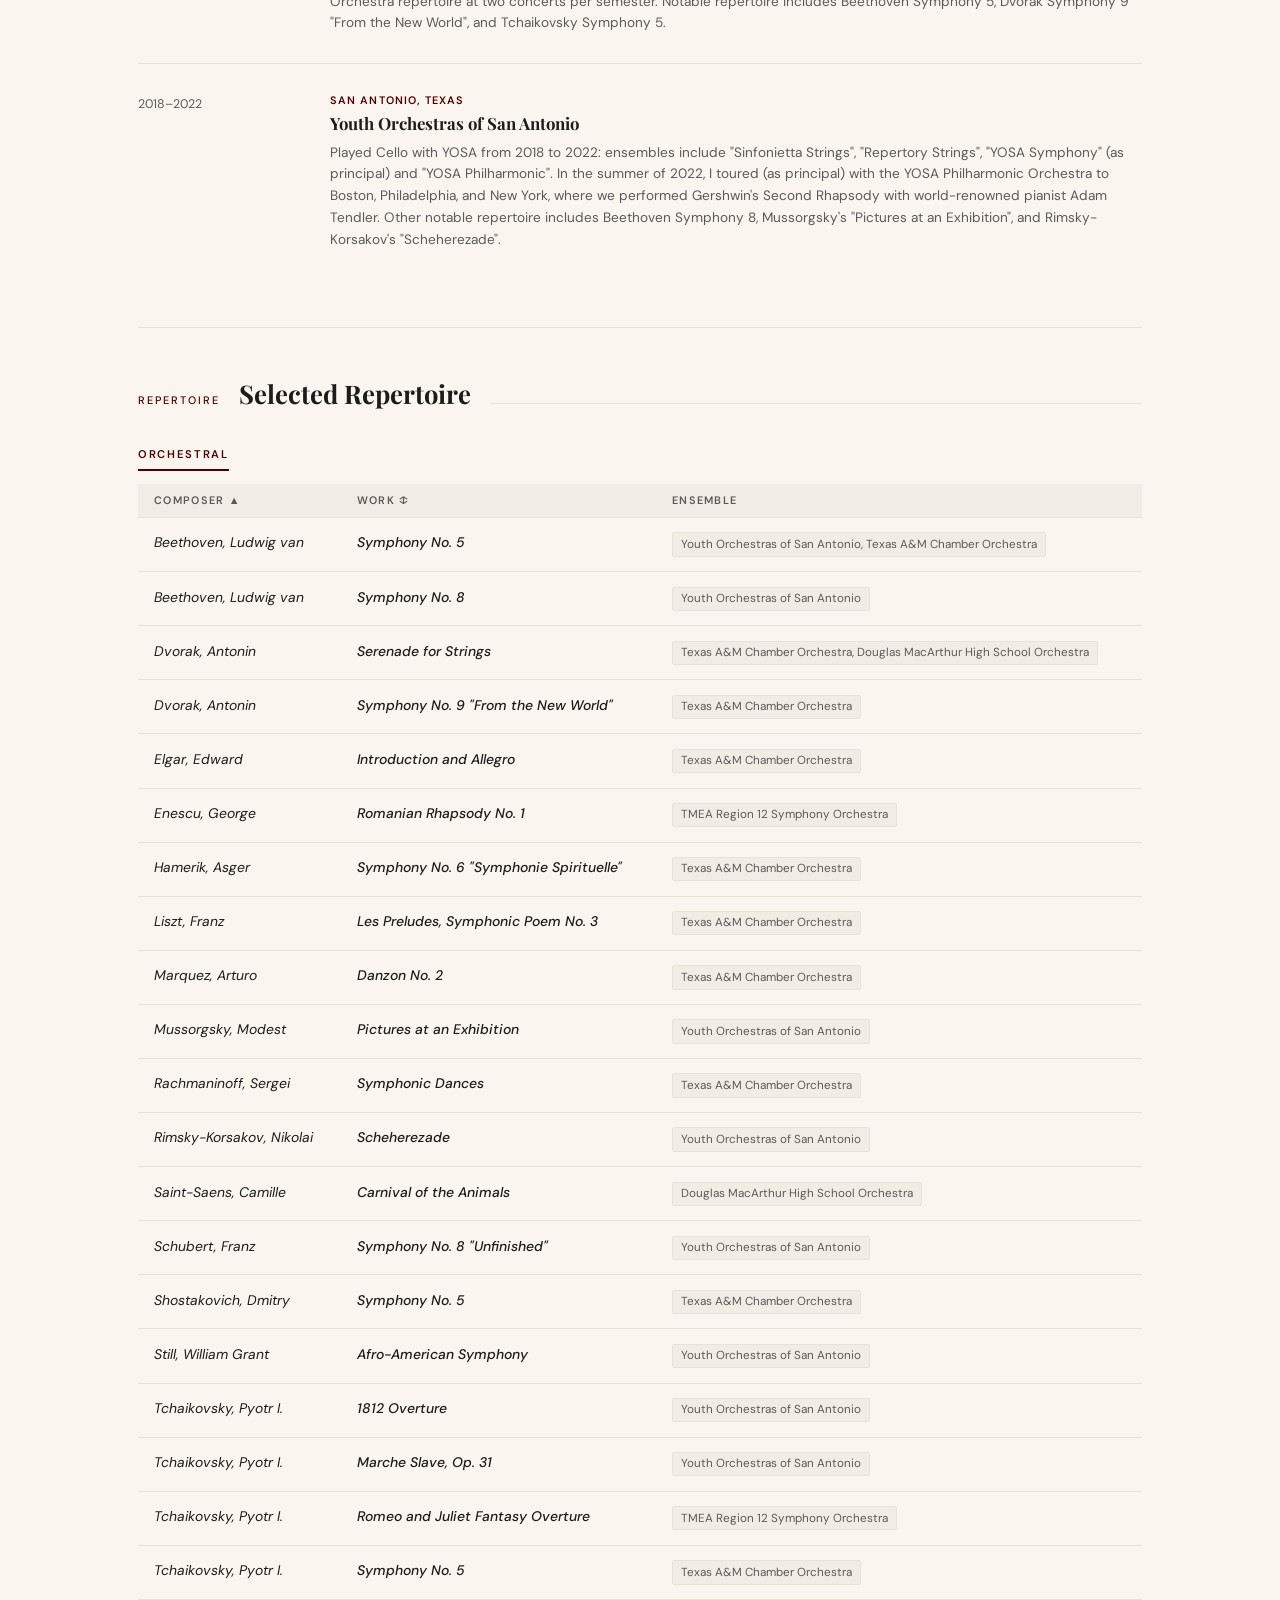
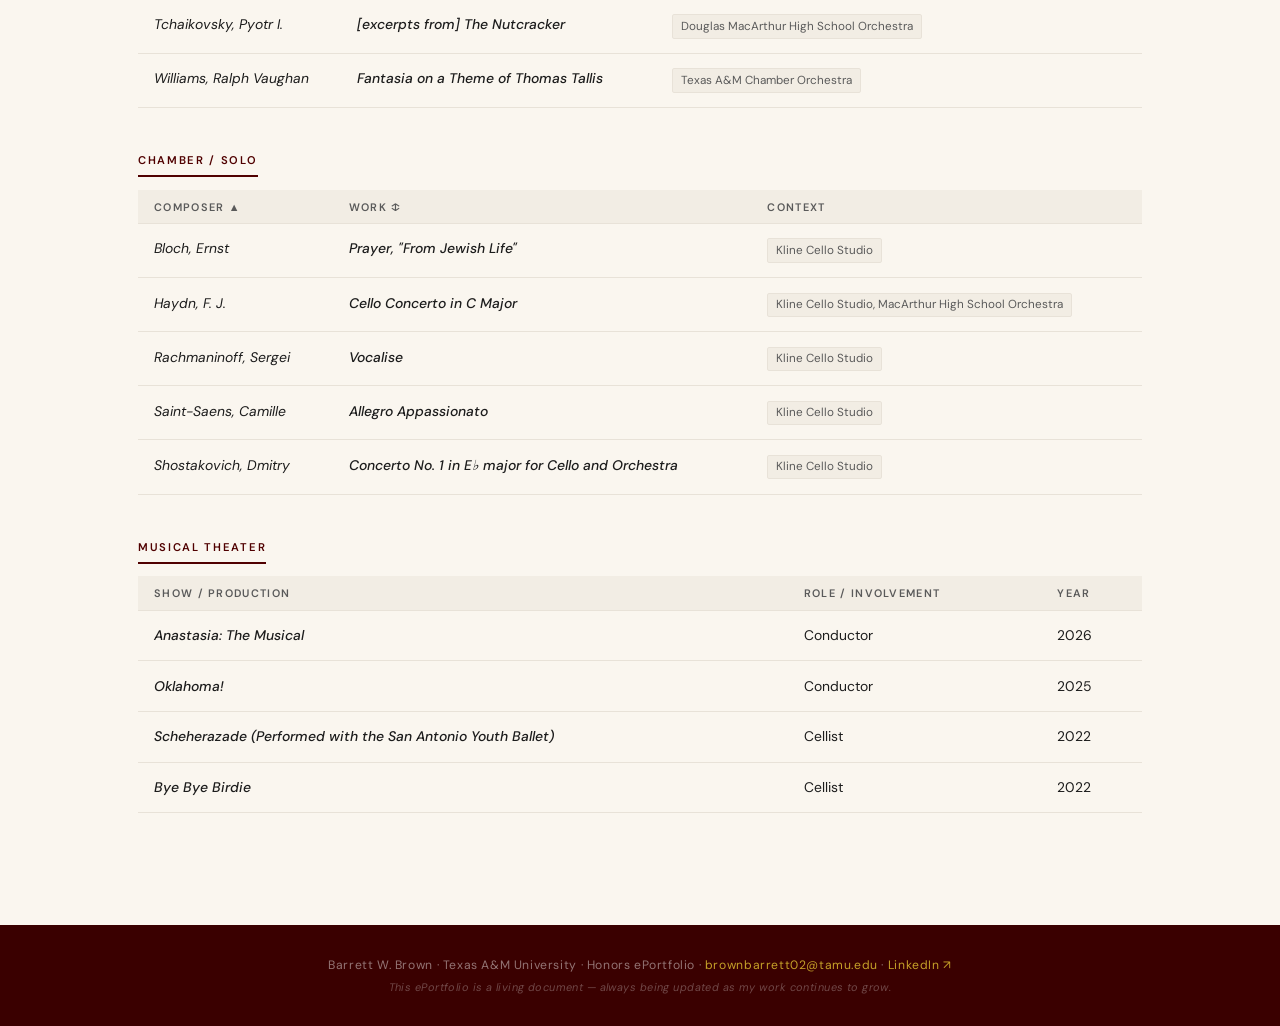
<file: music.html>
<!DOCTYPE html>
<html lang="en">
<head>
<meta charset="UTF-8">
<meta name="viewport" content="width=device-width, initial-scale=1.0">
<title>Music | Barrett Brown</title>
<link rel="stylesheet" href="style.css">
<style>
  /* MUSIC-SPECIFIC */
  .music-narrative {
    display: grid;
    grid-template-columns: 2fr 1fr;
    gap: 4rem;
    align-items: start;
  }

  .narrative-text p {
    font-size: 1rem;
    line-height: 1.8;
    color: var(--mid-gray);
    margin-bottom: 1rem;
  }
  .narrative-text p:first-child {
    font-size: 1.07rem;
    color: var(--charcoal);
  }

  /* INSTRUMENT GRID */
  .instrument-grid { display: grid; grid-template-columns: repeat(3, 1fr); gap: 1.2rem; }

  .instrument-card {
    background: white;
    border: 1px solid var(--light-gray);
    border-radius: 4px;
    padding: 1.6rem;
    text-align: center;
    transition: box-shadow 0.2s, border-color 0.2s;
  }
  .instrument-card:hover { box-shadow: 0 4px 20px rgba(80,0,0,0.08); border-color: var(--gold); }

  .instrument-icon { font-size: 2.2rem; margin-bottom: 0.8rem; }
  .instrument-name { font-family: 'Playfair Display', serif; font-size: 1rem; font-weight: 700; color: var(--charcoal); margin-bottom: 0.4rem; }
  .instrument-detail { font-size: 0.82rem; color: var(--mid-gray); line-height: 1.5; }

  /* ENSEMBLE LIST */
  .ensemble-list { display: flex; flex-direction: column; gap: 0; }
  .ensemble-item {
    display: grid;
    grid-template-columns: 160px 1fr;
    gap: 2rem;
    padding: 1.8rem 0;
    border-bottom: 1px solid var(--light-gray);
  }
  .ensemble-item:last-child { border-bottom: none; }
  .ensemble-years { font-size: 0.78rem; color: var(--mid-gray); padding-top: 0.2rem; }
  .ensemble-name-wrap .ensemble-org { font-size: 0.68rem; font-weight: 600; letter-spacing: 0.1em; text-transform: uppercase; color: var(--maroon); margin-bottom: 0.3rem; }
  .ensemble-name { font-family: 'Playfair Display', serif; font-size: 1.05rem; font-weight: 700; color: var(--charcoal); margin-bottom: 0.5rem; }
  .ensemble-desc { font-size: 0.85rem; color: var(--mid-gray); line-height: 1.6; }

  /* REPERTOIRE TABLE */
  .rep-section { margin-bottom: 2.5rem; }
  .rep-section:last-child { margin-bottom: 0; }

  .rep-category-title {
    font-size: 0.7rem; text-transform: uppercase; letter-spacing: 0.15em;
    color: var(--maroon); font-weight: 600; margin-bottom: 0.8rem;
    padding-bottom: 0.5rem; border-bottom: 2px solid var(--maroon);
    display: inline-block;
  }

  .repertoire-table { width: 100%; border-collapse: collapse; }
  .repertoire-table th {
    font-size: 0.68rem; text-transform: uppercase; letter-spacing: 0.12em;
    color: var(--mid-gray); font-weight: 600; padding: 0.6rem 1rem;
    text-align: left; border-bottom: 1px solid var(--light-gray);
    background: var(--off-white);
  }
  .repertoire-table td {
    padding: 0.9rem 1rem; font-size: 0.87rem; color: var(--charcoal);
    border-bottom: 1px solid var(--light-gray); vertical-align: top; line-height: 1.5;
  }
  .repertoire-table tr:hover td { background: white; }
  .repertoire-table td.piece { font-style: italic; font-weight: 500; }
  .rep-ensemble-tag {
    display: inline-block;
    background: var(--off-white); border: 1px solid var(--light-gray);
    border-radius: 2px; padding: 0.15rem 0.5rem;
    font-size: 0.73rem; color: var(--mid-gray); font-style: normal;
  }

  .rep-placeholder {
    background: var(--off-white); border: 1px dashed var(--light-gray);
    border-radius: 3px; padding: 1.2rem; text-align: center;
    font-size: 0.85rem; color: var(--mid-gray); font-style: italic;
  }

  .prose-link {
    color: var(--maroon);
    text-decoration: underline;
    text-decoration-color: rgba(80,0,0,0.35);
    text-underline-offset: 2px;
    transition: text-decoration-color 0.2s;
  }
  .prose-link:hover { text-decoration-color: var(--maroon); }

  @media (max-width: 860px) {
    .music-narrative { grid-template-columns: 1fr; gap: 2rem; }
    .instrument-grid { grid-template-columns: 1fr 1fr; }
    .ensemble-item { grid-template-columns: 1fr; gap: 0.4rem; }
    .repertoire-table th:nth-child(3), .repertoire-table td:nth-child(3) { display: none; }
  }
</style>
</head>

<body>

<nav>
  <a href="index.html" class="nav-brand">Barrett W. Brown</a>
  <ul class="nav-links">
    <li><a href="index.html">Home</a></li>
    <li><a href="about.html">About</a></li>
    <li><a href="academics.html">Academics</a></li>
    <li><a href="experience.html">Experience</a></li>
    <li><a href="leadership.html">Leadership</a></li>
    <li><a href="honors.html">Honors</a></li>
    <li><a href="skills.html">Skills</a></li>
    <li><a href="music.html" class="active">Music</a></li>
  </ul>
</nav>

<div class="page-banner">
  <div class="page-banner-inner">
    <p class="page-banner-eyebrow">ePortfolio · Music</p>
    <h1>Music</h1>
    <p class="page-banner-sub">"Music produces a kind of pleasure which human nature cannot do without." <br>― Confucius, The Book of Rites</p>
  </div>
</div>

<div class="page-content">

  <!-- JOURNEY -->
  <section>
    <div class="section-header">
      <span class="section-label">My Story</span>
      <h2 class="section-title">My Music Journey</h2>
      <div class="section-line"></div>
    </div>
    <div class="music-narrative">
      <div class="narrative-text">
        <p>
          Music has been a constant thread running through my life long before engineering became my focus.
          I started playing piano at age 7; my grandparents signed me up for lessons after hearing me pick out familiar tunes on their old piano.
        </p>
        <p>
          Through my years with the <a href="https://www.yosa.org/" target="_blank" rel="noopener" class="prose-link">Youth Orchestras of San Antonio</a>, I had the opportunity to accompany world-class soloists, perform Beethoven Symphonies, and perform Gershwin in Carnegie Hall. Playing in an ensemble taught me things I couldn't learn anywhere else: how to listen as carefully as you play, how to subordinate individual ego to a collective sound, and how patience and precision compound over time.
        </p>
        <p>
          When I arrived at Texas A&M, continuing to play was never a question. Joining the <a href="https://musa.tamu.edu/bands-orchestras/orchestras/" target="_blank" rel="noopener" class="prose-link">Chamber Orchestra</a> has been one of the most grounding parts of my college experience, a weekly reminder that engineering isn't the only discipline that rewards rigor and craft. There's something about sight-reading a difficult passage and watching it come together over weeks of rehearsal that maps almost perfectly onto the iterative problem-solving I do in classes and my research.
        </p>
        <p>
          Music isn't a hobby I compartmentalize from the rest of my life. It's a lens. The teamwork and leadership skills that I have developed in orchestral settings have translated directly into my leadership activities and research. Seriously studying music has allowed me to develop in ways that most people don't get to: making connections between unrelated things, demanding rigor and discipline at every turn, and allowing me to develop a fantastic memory that has aided me in every collegiate course I have taken.
        </p>
      </div>
      <div>
        <div class="about-highlights">
          <div class="highlight-item">
            <span class="highlight-label">Primary Instrument:</span>
            <span class="highlight-value"><br>Cello — 12 years</span>
          </div>
          <div class="highlight-item">
            <span class="highlight-label">Current Ensembles:</span>
            <span class="highlight-value"><br>Aggie Musical Theater Club Pit Orchestra</span>
          </div>
          <div class="highlight-item">
            <span class="highlight-label">Former Ensembles:</span>
            <span class="highlight-value"><br>Texas A&amp;M Chamber Orchestra<br>Youth Orchestras of San Antonio<br>Douglas MacArthur High School Orchestra<br>John Nance Garner Middle School Orchestra</span>
          </div>
        </div>
      </div>
    </div>
  </section>

  <!-- ENSEMBLES -->
  <section>
    <div class="section-header">
      <span class="section-label">Ensembles</span>
      <h2 class="section-title">Orchestras &amp; Groups</h2>
      <div class="section-line"></div>
    </div>
    <div class="ensemble-list">
      
      <div class="ensemble-item">
        <div class="ensemble-years">2024–Present</div>
        <div class="ensemble-name-wrap">
          <div class="ensemble-org">Texas A&amp;M University</div>
          <div class="ensemble-name">Aggie Musical Theater Club</div>
          <div class="ensemble-desc">
            Founder and Pit Orchestra Conductor of Texas A&amp;M's only student Musical Theater performing organization. Shows: "Oklahoma!" (2025), "Anastasia: The Musical" (2026).
          </div>
        </div>
      </div>

      <div class="ensemble-item">
        <div class="ensemble-years">2022–2026</div>
        <div class="ensemble-name-wrap">
          <div class="ensemble-org">Texas A&amp;M University</div>
          <div class="ensemble-name">Chamber Orchestra</div>
          <div class="ensemble-desc">
            Cellist with the Texas A&amp;M Chamber Orchestra since 2022, Principal Cello 2025-Present. Performing Symphonic and String Orchestra repertoire at two concerts per semester. Notable repertoire includes Beethoven Symphony 5, Dvorak Symphony 9 "From the New World", and Tchaikovsky Symphony 5.
          </div>
        </div>
      </div>

      <div class="ensemble-item">
        <div class="ensemble-years">2018–2022</div>
        <div class="ensemble-name-wrap">
          <div class="ensemble-org">San Antonio, Texas</div>
          <div class="ensemble-name">Youth Orchestras of San Antonio</div>
          <div class="ensemble-desc">
            Played Cello with YOSA from 2018 to 2022: ensembles include "Sinfonietta Strings", "Repertory Strings", "YOSA Symphony" (as principal) and "YOSA Philharmonic". In the summer of 2022, I toured (as principal) with the YOSA Philharmonic Orchestra to Boston, Philadelphia, and New York, where we performed Gershwin's Second Rhapsody with world-renowned pianist Adam Tendler. Other notable repertoire includes Beethoven Symphony 8, Mussorgsky's "Pictures at an Exhibition", and Rimsky-Korsakov's "Scheherezade".
          </div>
        </div>
      </div>
    </div>
  </section>

  <!-- REPERTOIRE -->
  <section>
    <div class="section-header">
      <span class="section-label">Repertoire</span>
      <h2 class="section-title">Selected Repertoire</h2>
      <div class="section-line"></div>
    </div>

    <!-- ── ORCHESTRAL ── -->
    <div class="rep-section" id="section-orchestral">
      <div class="rep-category-title">Orchestral</div>

      <table class="repertoire-table" id="orch-table">
        <thead>
          <tr>
            <th class="sortable sort-asc" data-col="0" data-table="orch-table">Composer <span class="sort-icon">▲</span></th>
            <th class="sortable" data-col="1" data-table="orch-table">Work <span class="sort-icon">↕</span></th>
            <th>Ensemble</th>
          </tr>
        </thead>
        <tbody>
          <tr>
            <td>Beethoven, Ludwig van</td>
            <td class="piece">Symphony No. 5</td>
            <td><span class="rep-ensemble-tag">Youth Orchestras of San Antonio, Texas A&amp;M Chamber Orchestra</span></td>
          </tr>
          <tr>
            <td>Beethoven, Ludwig van</td>
            <td class="piece">Symphony No. 8</td>
            <td><span class="rep-ensemble-tag">Youth Orchestras of San Antonio</span></td>
          </tr>
          <tr>
            <td>Dvorak, Antonin</td>
            <td class="piece">Serenade for Strings</td>
            <td><span class="rep-ensemble-tag">Texas A&amp;M Chamber Orchestra, Douglas MacArthur High School Orchestra</span></td>
          </tr>
          <tr>
            <td>Dvorak, Antonin</td>
            <td class="piece">Symphony No. 9 "From the New World"</td>
            <td><span class="rep-ensemble-tag">Texas A&amp;M Chamber Orchestra</span></td>
          </tr>
          <tr>
            <td>Elgar, Edward</td>
            <td class="piece">Introduction and Allegro</td>
            <td><span class="rep-ensemble-tag">Texas A&amp;M Chamber Orchestra</span></td>
          </tr>
          <tr>
            <td>Enescu, George</td>
            <td class="piece">Romanian Rhapsody No. 1</td>
            <td><span class="rep-ensemble-tag">TMEA Region 12 Symphony Orchestra</span></td>
          </tr>
          <tr>
            <td>Hamerik, Asger</td>
            <td class="piece">Symphony No. 6 "Symphonie Spirituelle"</td>
            <td><span class="rep-ensemble-tag">Texas A&amp;M Chamber Orchestra</span></td>
          </tr>
          <tr>
            <td>Liszt, Franz</td>
            <td class="piece">Les Preludes, Symphonic Poem No. 3</td>
            <td><span class="rep-ensemble-tag">Texas A&amp;M Chamber Orchestra</span></td>
          </tr>
          <tr>
            <td>Marquez, Arturo</td>
            <td class="piece">Danzon No. 2</td>
            <td><span class="rep-ensemble-tag">Texas A&amp;M Chamber Orchestra</span></td>
          </tr>
          <tr>
            <td>Mussorgsky, Modest</td>
            <td class="piece">Pictures at an Exhibition</td>
            <td><span class="rep-ensemble-tag">Youth Orchestras of San Antonio</span></td>
          </tr>
          <tr>
            <td>Rachmaninoff, Sergei</td>
            <td class="piece">Symphonic Dances</td>
            <td><span class="rep-ensemble-tag">Texas A&amp;M Chamber Orchestra</span></td>
          </tr>
          <tr>
            <td>Rimsky-Korsakov, Nikolai</td>
            <td class="piece">Scheherezade</td>
            <td><span class="rep-ensemble-tag">Youth Orchestras of San Antonio</span></td>
          </tr>
          <tr>
            <td>Saint-Saens, Camille</td>
            <td class="piece">Carnival of the Animals</td>
            <td><span class="rep-ensemble-tag">Douglas MacArthur High School Orchestra</span></td>
          </tr>
          <tr>
            <td>Schubert, Franz</td>
            <td class="piece">Symphony No. 8 "Unfinished"</td>
            <td><span class="rep-ensemble-tag">Youth Orchestras of San Antonio</span></td>
          </tr>
          <tr>
            <td>Shostakovich, Dmitry</td>
            <td class="piece">Symphony No. 5</td>
            <td><span class="rep-ensemble-tag">Texas A&amp;M Chamber Orchestra</span></td>
          </tr>
          <tr>
            <td>Still, William Grant</td>
            <td class="piece">Afro-American Symphony</td>
            <td><span class="rep-ensemble-tag">Youth Orchestras of San Antonio</span></td>
          </tr>
          <tr>
            <td>Tchaikovsky, Pyotr I.</td>
            <td class="piece">1812 Overture</td>
            <td><span class="rep-ensemble-tag">Youth Orchestras of San Antonio</span></td>
          </tr>
          <tr>
            <td>Tchaikovsky, Pyotr I.</td>
            <td class="piece">Marche Slave, Op. 31</td>
            <td><span class="rep-ensemble-tag">Youth Orchestras of San Antonio</span></td>
          </tr>
          <tr>
            <td>Tchaikovsky, Pyotr I.</td>
            <td class="piece">Romeo and Juliet Fantasy Overture</td>
            <td><span class="rep-ensemble-tag">TMEA Region 12 Symphony Orchestra</span></td>
          </tr>
          <tr>
            <td>Tchaikovsky, Pyotr I.</td>
            <td class="piece">Symphony No. 5</td>
            <td><span class="rep-ensemble-tag">Texas A&amp;M Chamber Orchestra</span></td>
          </tr>
          <tr>
            <td>Tchaikovsky, Pyotr I.</td>
            <td class="piece">[excerpts from] The Nutcracker</td>
            <td><span class="rep-ensemble-tag">Douglas MacArthur High School Orchestra</span></td>
          </tr>
          <tr>
            <td>Williams, Ralph Vaughan</td>
            <td class="piece">Fantasia on a Theme of Thomas Tallis</td>
            <td><span class="rep-ensemble-tag">Texas A&amp;M Chamber Orchestra</span></td>
          </tr>
        </tbody>
      </table>
    </div>

    <!-- ── CHAMBER / SOLO ── -->
    <div class="rep-section" id="section-chamber">
      <div class="rep-category-title">Chamber / Solo</div>

      <table class="repertoire-table" id="chamber-table">
        <thead>
          <tr>
            <th class="sortable sort-asc" data-col="0" data-table="chamber-table">Composer <span class="sort-icon">▲</span></th>
            <th class="sortable" data-col="1" data-table="chamber-table">Work <span class="sort-icon">↕</span></th>
            <th>Context</th>
          </tr>
        </thead>
        <tbody>
          <tr>
            <td>Bloch, Ernst</td>
            <td class="piece">Prayer, "From Jewish Life"</td>
            <td><span class="rep-ensemble-tag">Kline Cello Studio</span></td>
          </tr>
          <tr>
            <td>Haydn, F. J.</td>
            <td class="piece">Cello Concerto in C Major</td>
            <td><span class="rep-ensemble-tag">Kline Cello Studio, MacArthur High School Orchestra</span></td>
          </tr>
          <tr>
            <td>Rachmaninoff, Sergei</td>
            <td class="piece">Vocalise</td>
            <td><span class="rep-ensemble-tag">Kline Cello Studio</span></td>
          </tr>
          <tr>
            <td>Saint-Saens, Camille</td>
            <td class="piece">Allegro Appassionato</td>
            <td><span class="rep-ensemble-tag">Kline Cello Studio</span></td>
          </tr>
          <tr>
            <td>Shostakovich, Dmitry</td>
            <td class="piece">Concerto No. 1 in E♭ major for Cello and Orchestra</td>
            <td><span class="rep-ensemble-tag">Kline Cello Studio</span></td>
          </tr>
        </tbody>
      </table>
    </div>

    <!-- ── MUSICAL THEATER ── -->
    <div class="rep-section" id="section-musical-theater">
      <div class="rep-category-title">Musical Theater</div>
      <table class="repertoire-table">
        <thead>
          <tr>
            <th>Show / Production</th>
            <th>Role / Involvement</th>
            <th>Year</th>
          </tr>
        </thead>
        <tbody>
          <tr>
            <td class="piece">Anastasia: The Musical</td>
            <td>Conductor</td>
            <td>2026</td>
          </tr>
          <tr>
            <td class="piece">Oklahoma!</td>
            <td>Conductor</td>
            <td>2025</td>
          </tr>
          <tr>
            <td class="piece">Scheherazade (Performed with the San Antonio Youth Ballet)</td>
            <td>Cellist</td>
            <td>2022</td>
          </tr>
          <tr>
            <td class="piece">Bye Bye Birdie</td>
            <td>Cellist</td>
            <td>2022</td>
          </tr>
        </tbody>
      </table>
    </div>
  </section>

</div>

<footer>
  <div class="footer-main">Barrett W. Brown · Texas A&amp;M University · Honors ePortfolio · <a href="mailto:brownbarrett02@tamu.edu">brownbarrett02@tamu.edu</a> · <a href="https://www.linkedin.com/in/barrett-brown/" target="_blank" rel="noopener">LinkedIn ↗</a></div>
  <div class="footer-wip">This ePortfolio is a living document — always being updated as my work continues to grow.</div>
</footer>

<script>
(function () {
  // ── Helpers ──────────────────────────────────────────────────────────────
  function escapeRe(s) { return s.replace(/[.*+?^${}()|[\]\\]/g, '\\$&'); }

  function highlight(text, query) {
    if (!query) return text;
    return text.replace(new RegExp('(' + escapeRe(query) + ')', 'gi'),
      '<mark class="rep-highlight">$1</mark>');
  }

  function getLastName(composerStr) {
    // "Last, First" → "Last"; "First Last" → "Last"
    const comma = composerStr.indexOf(',');
    return comma > -1
      ? composerStr.slice(0, comma).trim().toLowerCase()
      : composerStr.trim().split(/\s+/).pop().toLowerCase();
  }

  // ── Sortable column headers ───────────────────────────────────────────────
  // state: { tableId: { col: number, dir: 'asc'|'desc' } }
  const sortState = {};

  function initSort(tableId) {
    sortState[tableId] = { col: 0, dir: 'asc' };
    const table = document.getElementById(tableId);
    table.querySelectorAll('th.sortable').forEach(th => {
      th.addEventListener('click', () => {
        const col = parseInt(th.dataset.col, 10);
        const st = sortState[tableId];
        if (st.col === col) {
          st.dir = st.dir === 'asc' ? 'desc' : 'asc';
        } else {
          st.col = col;
          st.dir = 'asc';
        }
        // Update header classes
        table.querySelectorAll('th.sortable').forEach(h => {
          h.classList.remove('sort-asc', 'sort-desc');
          h.querySelector('.sort-icon').textContent = '↕';
        });
        th.classList.add('sort-' + st.dir);
        th.querySelector('.sort-icon').textContent = st.dir === 'asc' ? '▲' : '▼';
        sortTable(tableId);
      });
    });
  }

  function sortTable(tableId) {
    const st = sortState[tableId];
    const tbody = document.querySelector('#' + tableId + ' tbody');
    const rows = Array.from(tbody.querySelectorAll('tr'));
    rows.sort((a, b) => {
      const aText = a.cells[st.col].textContent.trim();
      const bText = b.cells[st.col].textContent.trim();
      // For composer column (0), sort by last name
      const aKey = st.col === 0 ? getLastName(aText) : aText.toLowerCase();
      const bKey = st.col === 0 ? getLastName(bText) : bText.toLowerCase();
      const cmp = aKey.localeCompare(bKey);
      return st.dir === 'asc' ? cmp : -cmp;
    });
    rows.forEach(r => tbody.appendChild(r));
  }

  // ── Bootstrap ─────────────────────────────────────────────────────────────
  document.addEventListener('DOMContentLoaded', () => {
    // Orchestral
    initSort('orch-table');

    // Chamber
    initSort('chamber-table');
  });
})();
</script>

</body>
</html>
</file>
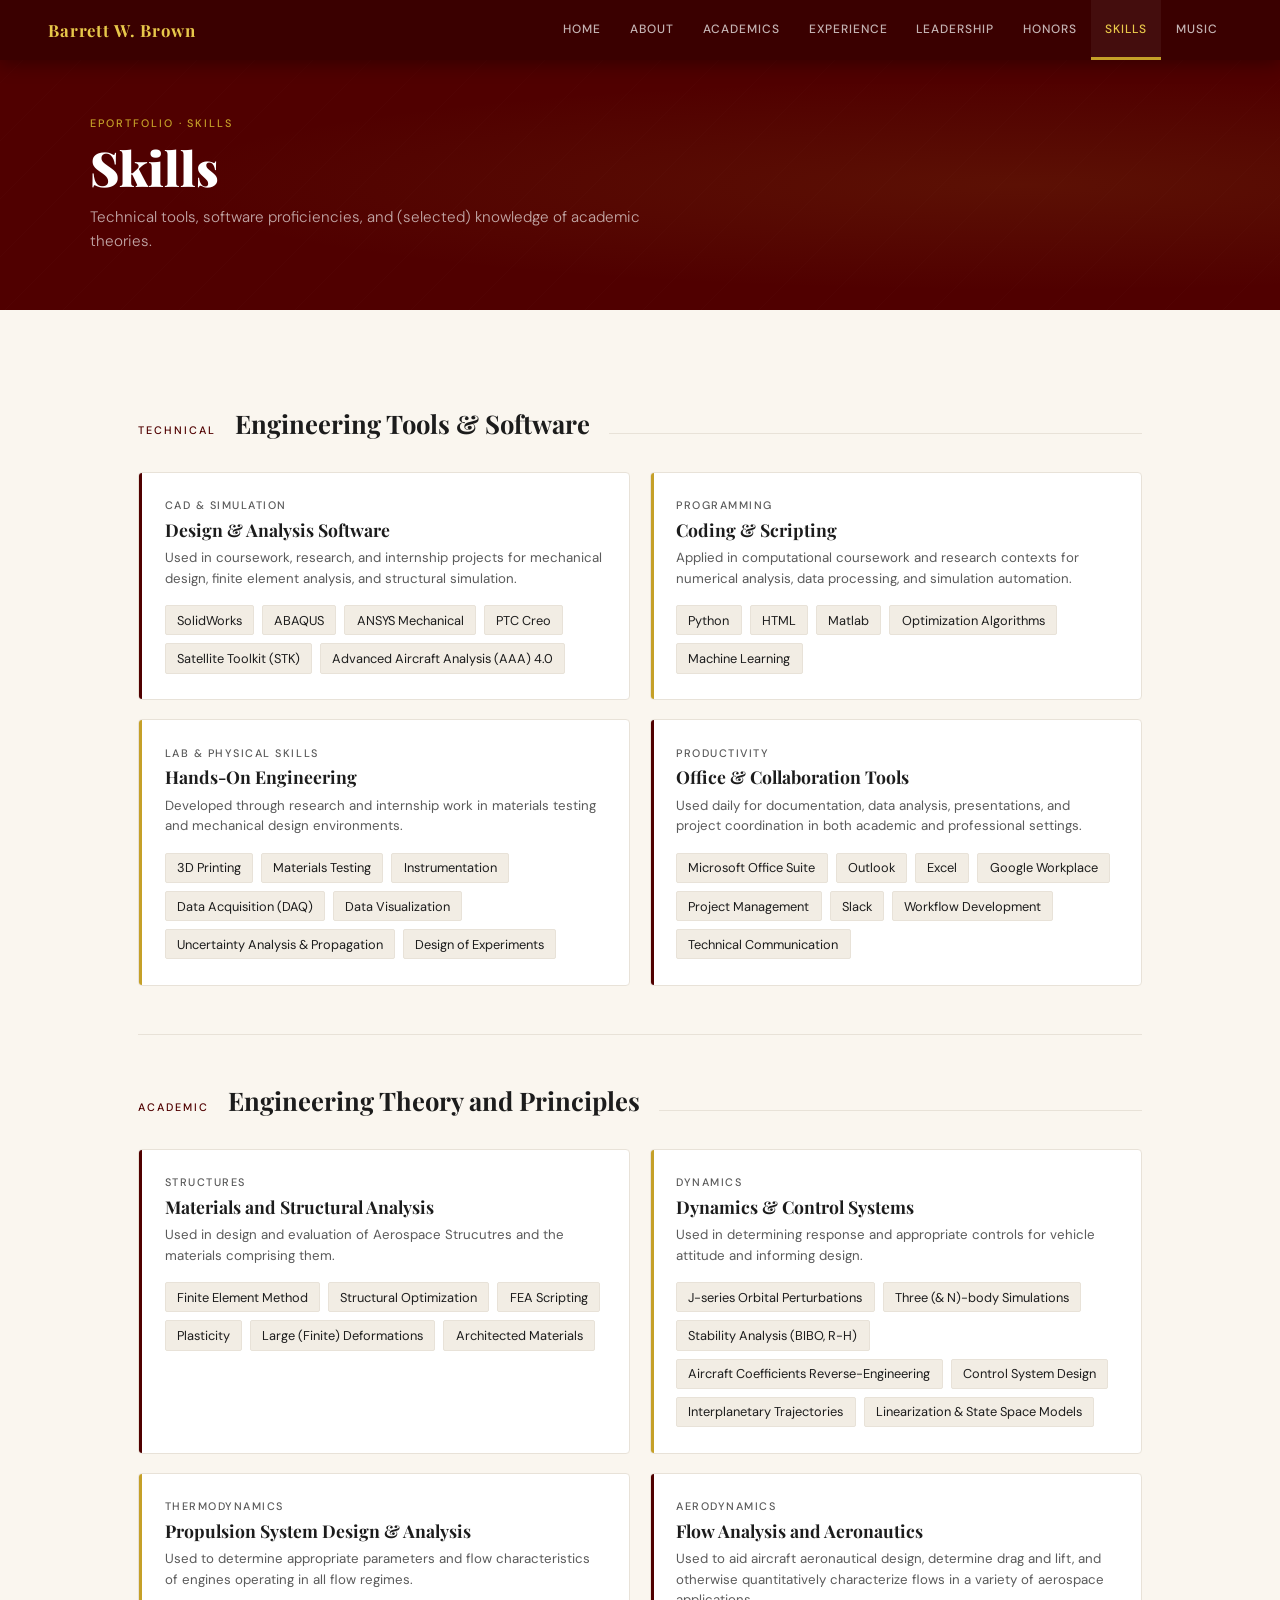
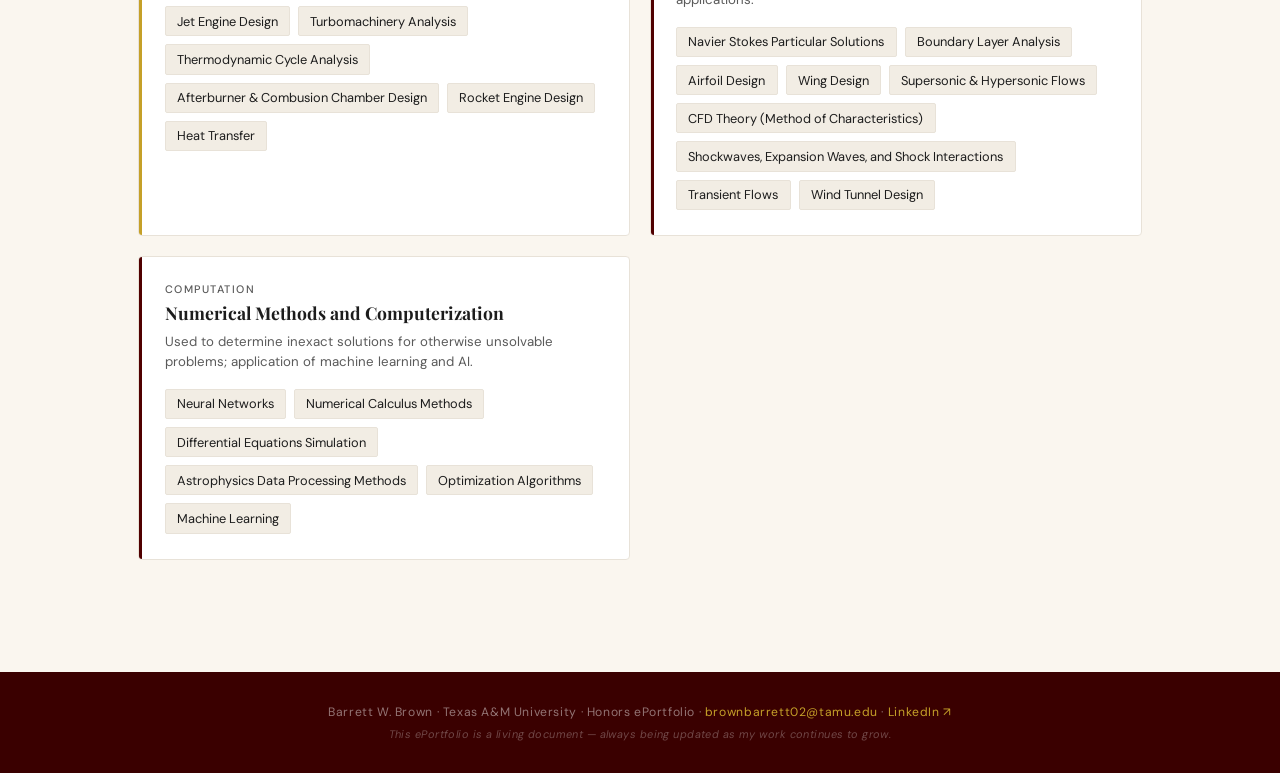
<file: skills.html>
<!DOCTYPE html>
<html lang="en">
<head>
<meta charset="UTF-8">
<meta name="viewport" content="width=device-width, initial-scale=1.0">
<title>Skills | Barrett Brown</title>
<link rel="stylesheet" href="style.css">
</head>
<body>

<nav>
  <a href="index.html" class="nav-brand">Barrett W. Brown</a>
  <ul class="nav-links">
    <li><a href="index.html">Home</a></li>
    <li><a href="about.html">About</a></li>
    <li><a href="academics.html">Academics</a></li>
    <li><a href="experience.html">Experience</a></li>
    <li><a href="leadership.html">Leadership</a></li>
    <li><a href="honors.html">Honors</a></li>
    <li><a href="skills.html" class="active">Skills</a></li>
    <li><a href="music.html">Music</a></li>
  </ul>
</nav>

<div class="page-banner">
  <div class="page-banner-inner">
    <p class="page-banner-eyebrow">ePortfolio · Skills</p>
    <h1>Skills</h1>
    <p class="page-banner-sub">Technical tools, software proficiencies, and (selected) knowledge of academic theories.</p>
  </div>
</div>

<div class="page-content">

  <section>
    <div class="section-header">
      <span class="section-label">Technical</span>
      <h2 class="section-title">Engineering Tools &amp; Software</h2>
      <div class="section-line"></div>
    </div>
    <div class="card-grid">
      <div class="card">
        <div class="card-label">CAD &amp; Simulation</div>
        <div class="card-title">Design &amp; Analysis Software</div>
        <div class="card-sub" style="margin-bottom:1rem;">Used in coursework, research, and internship projects for mechanical design, finite element analysis, and structural simulation.</div>
        <div class="skill-tags">
          <span class="skill-tag">SolidWorks</span>
          <span class="skill-tag">ABAQUS</span>
          <span class="skill-tag">ANSYS Mechanical</span>
          <span class="skill-tag">PTC Creo</span>
          <span class="skill-tag">Satellite Toolkit (STK)</span>
          <span class="skill-tag">Advanced Aircraft Analysis (AAA) 4.0</span>
        </div>
      </div>
      <div class="card gold">
        <div class="card-label">Programming</div>
        <div class="card-title">Coding &amp; Scripting</div>
        <div class="card-sub" style="margin-bottom:1rem;">Applied in computational coursework and research contexts for numerical analysis, data processing, and simulation automation.</div>
        <div class="skill-tags">
          <span class="skill-tag">Python</span>
          <span class="skill-tag">HTML</span>
          <span class="skill-tag">Matlab</span>
          <span class="skill-tag">Optimization Algorithms</span>
          <span class="skill-tag">Machine Learning</span>
        </div>
      </div>
      <div class="card gold">
        <div class="card-label">Lab &amp; Physical Skills</div>
        <div class="card-title">Hands-On Engineering</div>
        <div class="card-sub" style="margin-bottom:1rem;">Developed through research and internship work in materials testing and mechanical design environments.</div>
        <div class="skill-tags">
          <span class="skill-tag">3D Printing</span>
          <span class="skill-tag">Materials Testing</span>
          <span class="skill-tag">Instrumentation</span>
          <span class="skill-tag">Data Acquisition (DAQ)</span>
          <span class="skill-tag">Data Visualization</span>
          <span class="skill-tag">Uncertainty Analysis & Propagation</span>
          <span class="skill-tag">Design of Experiments</span>
        </div>
      </div>
      <div class="card">
        <div class="card-label">Productivity</div>
        <div class="card-title">Office &amp; Collaboration Tools</div>
        <div class="card-sub" style="margin-bottom:1rem;">Used daily for documentation, data analysis, presentations, and project coordination in both academic and professional settings.</div>
        <div class="skill-tags">
          <span class="skill-tag">Microsoft Office Suite</span>
          <span class="skill-tag">Outlook</span>
          <span class="skill-tag">Excel</span>
          <span class="skill-tag">Google Workplace</span>
          <span class="skill-tag">Project Management</span>
          <span class="skill-tag">Slack</span>
          <span class="skill-tag">Workflow Development</span>
          <span class="skill-tag">Technical Communication</span>
        </div>
      </div>
    </div>
  </section>


  
  <section>
    <div class="section-header">
      <span class="section-label">Academic</span>
      <h2 class="section-title">Engineering Theory and Principles</h2>
      <div class="section-line"></div>
    </div>
    <div class="card-grid">
      <div class="card">
        <div class="card-label">Structures</div>
        <div class="card-title">Materials and Structural Analysis</div>
        <div class="card-sub" style="margin-bottom:1rem;">Used in design and evaluation of Aerospace Strucutres and the materials comprising them.</div>
        <div class="skill-tags">
          <span class="skill-tag">Finite Element Method</span>
          <span class="skill-tag">Structural Optimization</span>
          <span class="skill-tag">FEA Scripting</span>
          <span class="skill-tag">Plasticity</span>
          <span class="skill-tag">Large (Finite) Deformations</span>
          <span class="skill-tag">Architected Materials</span>
        </div>
      </div>
      <div class="card gold">
        <div class="card-label">Dynamics</div>
        <div class="card-title">Dynamics & Control Systems</div>
        <div class="card-sub" style="margin-bottom:1rem;">Used in determining response and appropriate controls for vehicle attitude and informing design.</div>
        <div class="skill-tags">
          <span class="skill-tag">J-series Orbital Perturbations</span>
          <span class="skill-tag">Three (& N)-body Simulations</span>
          <span class="skill-tag">Stability Analysis (BIBO, R-H)</span>
          <span class="skill-tag">Aircraft Coefficients Reverse-Engineering</span>
          <span class="skill-tag">Control System Design</span>
          <span class="skill-tag">Interplanetary Trajectories</span>
          <span class="skill-tag">Linearization & State Space Models</span>
        </div>
      </div>
      <div class="card gold">
        <div class="card-label">Thermodynamics</div>
        <div class="card-title">Propulsion System Design & Analysis</div>
        <div class="card-sub" style="margin-bottom:1rem;">Used to determine appropriate parameters and flow characteristics of engines operating in all flow regimes.</div>
        <div class="skill-tags">
          <span class="skill-tag">Jet Engine Design</span>
          <span class="skill-tag">Turbomachinery Analysis</span>
          <span class="skill-tag">Thermodynamic Cycle Analysis</span>
          <span class="skill-tag">Afterburner & Combusion Chamber Design</span>
          <span class="skill-tag">Rocket Engine Design</span>
          <span class="skill-tag">Heat Transfer</span>
        </div>
      </div>
      <div class="card">
        <div class="card-label">Aerodynamics</div>
        <div class="card-title">Flow Analysis and Aeronautics</div>
        <div class="card-sub" style="margin-bottom:1rem;">Used to aid aircraft aeronautical design, determine drag and lift, and otherwise quantitatively characterize flows in a variety of aerospace applications.</div>
        <div class="skill-tags">
          <span class="skill-tag">Navier Stokes Particular Solutions</span>
          <span class="skill-tag">Boundary Layer Analysis</span>
          <span class="skill-tag">Airfoil Design</span>
          <span class="skill-tag">Wing Design</span>
          <span class="skill-tag">Supersonic & Hypersonic Flows</span>
          <span class="skill-tag">CFD Theory (Method of Characteristics)</span>
          <span class="skill-tag">Shockwaves, Expansion Waves, and Shock Interactions</span>
          <span class="skill-tag">Transient Flows</span>
          <span class="skill-tag">Wind Tunnel Design</span>
        </div>
      </div>
      <div class="card">
        <div class="card-label">Computation</div>
        <div class="card-title">Numerical Methods and Computerization</div>
        <div class="card-sub" style="margin-bottom:1rem;">Used to determine inexact solutions for otherwise unsolvable problems; application of machine learning and AI.</div>
        <div class="skill-tags">
          <span class="skill-tag">Neural Networks</span>
          <span class="skill-tag">Numerical Calculus Methods</span>
          <span class="skill-tag">Differential Equations Simulation</span>
          <span class="skill-tag">Astrophysics Data Processing Methods</span>
          <span class="skill-tag">Optimization Algorithms</span>
          <span class="skill-tag">Machine Learning</span>       
        </div>
      </div>
    </div>
  </section>
</div>

<footer>
  <div class="footer-main">Barrett W. Brown · Texas A&M University · Honors ePortfolio · <a href="mailto:brownbarrett02@tamu.edu">brownbarrett02@tamu.edu</a> · <a href="https://www.linkedin.com/in/barrett-brown/" target="_blank" rel="noopener">LinkedIn ↗</a></div>
  <div class="footer-wip">This ePortfolio is a living document — always being updated as my work continues to grow.</div>
</footer>

</body>
</html>
</file>
<file: style.css>
@import url('https://fonts.googleapis.com/css2?family=Playfair+Display:wght@400;700;900&family=DM+Sans:ital,opsz,wght@0,9..40,300;0,9..40,400;0,9..40,500;1,9..40,300&display=swap');

:root {
  --maroon: #500000;
  --maroon-dark: #3a0000;
  --maroon-light: #7a1a1a;
  --gold: #c5a028;
  --gold-light: #e8c84a;
  --cream: #faf6ef;
  --off-white: #f2ede4;
  --charcoal: #1c1c1c;
  --mid-gray: #5a5a5a;
  --light-gray: #e8e2d8;
}

* { margin: 0; padding: 0; box-sizing: border-box; }
html { scroll-behavior: smooth; }

body {
  font-family: 'DM Sans', sans-serif;
  background: var(--cream);
  color: var(--charcoal);
  overflow-x: hidden;
  min-height: 100vh;
  display: flex;
  flex-direction: column;
}

/* ---- NAVIGATION ---- */
nav {
  position: sticky;
  top: 0;
  z-index: 100;
  background: var(--maroon-dark);
  display: flex;
  align-items: center;
  justify-content: space-between;
  padding: 0 3rem;
  height: 60px;
  box-shadow: 0 2px 20px rgba(0,0,0,0.4);
}

.nav-brand {
  font-family: 'Playfair Display', serif;
  color: var(--gold-light);
  font-size: 1.05rem;
  font-weight: 700;
  letter-spacing: 0.05em;
  text-decoration: none;
  white-space: nowrap;
  flex-shrink: 0;
}

.nav-links {
  display: flex;
  gap: 0;
  list-style: none;
}

.nav-links a {
  color: rgba(255,255,255,0.7);
  text-decoration: none;
  font-size: 0.75rem;
  font-weight: 500;
  letter-spacing: 0.08em;
  text-transform: uppercase;
  padding: 0 0.9rem;
  height: 60px;
  display: flex;
  align-items: center;
  transition: all 0.2s;
  border-bottom: 3px solid transparent;
}

.nav-links a:hover,
.nav-links a.active {
  color: var(--gold-light);
  border-bottom-color: var(--gold);
  background: rgba(255,255,255,0.05);
}

/* ---- PAGE HERO BANNER ---- */
.page-banner {
  background: var(--maroon);
  position: relative;
  overflow: hidden;
  padding: 3.5rem 3rem;
}

.page-banner::before {
  content: '';
  position: absolute;
  inset: 0;
  background:
    radial-gradient(ellipse at 80% 50%, rgba(197,160,40,0.1) 0%, transparent 60%),
    repeating-linear-gradient(-45deg, transparent, transparent 40px,
      rgba(255,255,255,0.012) 40px, rgba(255,255,255,0.012) 41px);
  pointer-events: none;
}

.page-banner-inner {
  max-width: 1100px;
  margin: 0 auto;
  position: relative;
}

.page-banner-eyebrow {
  font-size: 0.68rem;
  font-weight: 500;
  letter-spacing: 0.18em;
  text-transform: uppercase;
  color: var(--gold);
  margin-bottom: 0.7rem;
}

.page-banner h1 {
  font-family: 'Playfair Display', serif;
  font-size: clamp(2rem, 4vw, 3rem);
  font-weight: 900;
  color: white;
  line-height: 1.1;
}

.page-banner-sub {
  font-size: 0.95rem;
  color: rgba(255,255,255,0.65);
  margin-top: 0.7rem;
  font-weight: 300;
  max-width: 560px;
  line-height: 1.6;
}

/* ---- CONTENT LAYOUT ---- */
.page-content {
  max-width: 1100px;
  margin: 0 auto;
  padding: 3rem 3rem 4rem;
  flex: 1;
}

/* ---- SECTION HEADERS ---- */
.section-header {
  display: flex;
  align-items: baseline;
  gap: 1.2rem;
  margin-bottom: 2rem;
}

.section-label {
  font-size: 0.68rem;
  font-weight: 500;
  letter-spacing: 0.18em;
  text-transform: uppercase;
  color: var(--maroon);
  white-space: nowrap;
}

.section-title {
  font-family: 'Playfair Display', serif;
  font-size: 1.6rem;
  font-weight: 700;
  color: var(--charcoal);
}

.section-line {
  flex: 1;
  height: 1px;
  background: var(--light-gray);
  margin-bottom: 3px;
}

section {
  padding: 3rem 0;
  border-bottom: 1px solid var(--light-gray);
}
section:last-child { border-bottom: none; }

/* ---- EXPERIENCE LIST ---- */
.experience-list { display: flex; flex-direction: column; }

.exp-item {
  display: grid;
  grid-template-columns: 160px 1fr;
  gap: 2rem;
  padding: 2rem 0;
  border-bottom: 1px solid var(--light-gray);
}
.exp-item:last-child { border-bottom: none; }

.exp-date { font-size: 0.78rem; color: var(--mid-gray); padding-top: 0.2rem; line-height: 1.5; }
.exp-org { font-size: 0.68rem; font-weight: 500; letter-spacing: 0.1em; text-transform: uppercase; color: var(--maroon); margin-bottom: 0.3rem; }
.exp-role { font-family: 'Playfair Display', serif; font-size: 1.05rem; font-weight: 700; color: var(--charcoal); margin-bottom: 0.6rem; line-height: 1.3; }

.exp-bullets { list-style: none; padding: 0; }
.exp-bullets li {
  font-size: 0.87rem; color: var(--mid-gray); line-height: 1.65;
  padding-left: 1.1rem; position: relative; margin-bottom: 0.3rem;
}
.exp-bullets li::before { content: '—'; position: absolute; left: 0; color: var(--gold); font-weight: 700; }

/* ---- CARD GRID ---- */
.card-grid {
  display: grid;
  grid-template-columns: repeat(2, 1fr);
  gap: 1.2rem;
}

.card {
  background: white;
  border: 1px solid var(--light-gray);
  border-radius: 4px;
  padding: 1.6rem;
  position: relative;
  overflow: hidden;
  transition: box-shadow 0.2s;
}
.card:hover { box-shadow: 0 4px 24px rgba(80,0,0,0.09); }
.card::after { content: ''; position: absolute; left: 0; top: 0; bottom: 0; width: 3px; background: var(--maroon); }
.card.gold::after { background: var(--gold); }

.card-label { font-size: 0.68rem; text-transform: uppercase; letter-spacing: 0.14em; color: var(--mid-gray); margin-bottom: 0.4rem; font-weight: 500; }
.card-title { font-family: 'Playfair Display', serif; font-size: 1.1rem; font-weight: 700; color: var(--charcoal); line-height: 1.3; margin-bottom: 0.4rem; }
.card-sub { font-size: 0.83rem; color: var(--mid-gray); line-height: 1.55; }

.card-btn {
  display: inline-block;
  margin-top: 1rem;
  padding: 0.45rem 1rem;
  background: var(--maroon);
  color: white;
  font-size: 0.78rem;
  font-weight: 600;
  letter-spacing: 0.08em;
  text-transform: uppercase;
  text-decoration: none;
  border-radius: 3px;
  transition: background 0.2s, opacity 0.2s;
}
.card-btn:hover { opacity: 0.85; }

/* ---- HONORS GRID ---- */
.honors-grid {
  display: grid;
  grid-template-columns: repeat(3, 1fr);
  gap: 0.6rem;
}

.honor-pill {
  background: white;
  border: 1px solid var(--light-gray);
  border-radius: 3px;
  padding: 0.8rem 1rem;
  font-size: 0.82rem;
  color: var(--charcoal);
  line-height: 1.4;
  transition: border-color 0.2s, background 0.2s;
}
.honor-pill:hover { border-color: var(--gold); background: #fffdf5; }

/* ---- SKILL TAGS ---- */
.skills-section { display: grid; grid-template-columns: repeat(3, 1fr); gap: 2rem; }

.skill-group h3 {
  font-size: 0.72rem; text-transform: uppercase; letter-spacing: 0.14em;
  color: var(--maroon); font-weight: 600; margin-bottom: 1rem;
  padding-bottom: 0.5rem; border-bottom: 1px solid var(--light-gray);
}

.skill-tags { display: flex; flex-wrap: wrap; gap: 0.5rem; }

.skill-tag {
  background: var(--off-white); border: 1px solid var(--light-gray);
  border-radius: 2px; padding: 0.35rem 0.7rem;
  font-size: 0.8rem; color: var(--charcoal);
}

/* ---- COURSE TABLE ---- */
.course-category { margin-bottom: 2.5rem; }
.course-category:last-child { margin-bottom: 0; }

/* Section-level collapsible header */
.course-category-header {
  display: flex;
  align-items: center;
  gap: 0.75rem;
  cursor: pointer;
  user-select: none;
  margin-bottom: 0.8rem;
  width: fit-content;
}
.course-category-header:hover .course-category-title { opacity: 0.75; }

.course-category-title {
  font-size: 0.7rem; text-transform: uppercase; letter-spacing: 0.15em;
  color: var(--maroon); font-weight: 600;
  padding-bottom: 0.5rem; border-bottom: 2px solid var(--maroon);
  display: inline-block; transition: opacity 0.15s;
}

.section-caret {
  font-size: 0.65rem; color: var(--maroon); line-height: 1;
  padding-bottom: 0.3rem;
  transition: transform 0.25s ease;
  display: inline-block;
}
.course-category.collapsed .section-caret { transform: rotate(-90deg); }

.course-grid {
  display: grid;
  grid-template-columns: repeat(2, 1fr);
  gap: 0.6rem;
}
.course-category.collapsed .course-grid { display: none; }

/* Card-level expand */
.course-item {
  background: white;
  border: 1px solid var(--light-gray);
  border-radius: 3px;
  padding: 1rem 1.2rem 0.75rem;
  transition: border-color 0.2s;
  cursor: pointer;
}
.course-item:hover { border-color: var(--maroon); }

.course-item-header {
  display: flex;
  justify-content: space-between;
  align-items: flex-start;
  gap: 0.5rem;
}
.course-item-meta { flex: 1; }

.course-name { font-size: 0.9rem; font-weight: 500; color: var(--charcoal); margin-bottom: 0.2rem; }
.course-code { font-size: 0.7rem; color: var(--maroon); font-weight: 600; letter-spacing: 0.06em; text-transform: uppercase; }

.card-caret {
  font-size: 0.6rem; color: var(--mid-gray); flex-shrink: 0;
  margin-top: 0.15rem; transition: transform 0.22s ease;
  line-height: 1;
}
.course-item.expanded .card-caret { transform: rotate(180deg); }

.course-desc {
  font-size: 0.8rem; color: var(--mid-gray); margin-top: 0.45rem; line-height: 1.5;
  display: -webkit-box;
  -webkit-line-clamp: 2;
  -webkit-box-orient: vertical;
  overflow: hidden;
}
.course-item.expanded .course-desc {
  display: block;
  overflow: visible;
}

/* ---- REPERTOIRE TABLE ---- */
.repertoire-table { width: 100%; border-collapse: collapse; }
.repertoire-table th {
  font-size: 0.68rem; text-transform: uppercase; letter-spacing: 0.12em;
  color: var(--maroon); font-weight: 600; padding: 0.7rem 1rem;
  text-align: left; border-bottom: 2px solid var(--maroon);
}
.repertoire-table td {
  padding: 0.85rem 1rem; font-size: 0.87rem; color: var(--charcoal);
  border-bottom: 1px solid var(--light-gray); vertical-align: top; line-height: 1.5;
}
.repertoire-table tr:hover td { background: white; }
.repertoire-table td:first-child { font-style: italic; }
.rep-ensemble { font-size: 0.75rem; color: var(--mid-gray); margin-top: 0.2rem; }

/* ---- INSTRUMENT CARDS ---- */
.instrument-grid { display: grid; grid-template-columns: repeat(3, 1fr); gap: 1.2rem; }

.instrument-card {
  background: white; border: 1px solid var(--light-gray); border-radius: 4px;
  padding: 1.5rem; text-align: center;
  transition: box-shadow 0.2s, border-color 0.2s;
}
.instrument-card:hover { box-shadow: 0 4px 20px rgba(80,0,0,0.08); border-color: var(--gold); }

.instrument-icon { font-size: 2.2rem; margin-bottom: 0.8rem; }
.instrument-name { font-family: 'Playfair Display', serif; font-size: 1rem; font-weight: 700; color: var(--charcoal); margin-bottom: 0.3rem; }
.instrument-detail { font-size: 0.8rem; color: var(--mid-gray); line-height: 1.5; }

/* ---- ABOUT GRID ---- */
.about-grid { display: grid; grid-template-columns: 2fr 1fr; gap: 4rem; align-items: start; }
.about-text p { font-size: 1rem; line-height: 1.8; color: var(--mid-gray); margin-bottom: 1rem; }
.about-text p:first-child { font-size: 1.05rem; color: var(--charcoal); font-weight: 400; }

.about-highlights { display: flex; flex-direction: column; }
.highlight-item { padding: 1rem 0; border-bottom: 1px solid var(--light-gray); }
.highlight-item:last-child { border-bottom: none; }
.highlight-label { font-size: 0.68rem; text-transform: uppercase; letter-spacing: 0.12em; color: var(--maroon); font-weight: 500; margin-bottom: 0.3rem; }
.highlight-value { font-size: 0.9rem; color: var(--charcoal); line-height: 1.5; }

/* ---- FOOTER ---- */
footer {
  background: var(--maroon-dark);
  color: rgba(255,255,255,0.45);
  text-align: center;
  padding: 2rem;
  font-size: 0.76rem;
  letter-spacing: 0.05em;
}
footer a { color: var(--gold); text-decoration: none; }
.footer-main { margin-bottom: 0.4rem; }
.footer-wip {
  font-size: 0.68rem;
  color: rgba(255,255,255,0.28);
  letter-spacing: 0.04em;
  font-style: italic;
}

/* ---- ANIMATIONS ---- */
@keyframes fadeUp { from { opacity: 0; transform: translateY(14px); } to { opacity: 1; transform: translateY(0); } }
.page-content { animation: fadeUp 0.5s ease both; }

/* ---- RESPONSIVE ---- */
@media (max-width: 860px) {
  nav { padding: 0 1.5rem; }
  .nav-links a { padding: 0 0.6rem; font-size: 0.68rem; }
  .page-banner, .page-content { padding-left: 1.5rem; padding-right: 1.5rem; }
  .card-grid, .honors-grid, .skills-section, .instrument-grid, .course-grid { grid-template-columns: 1fr; }
  .about-grid { grid-template-columns: 1fr; gap: 2rem; }
  .exp-item { grid-template-columns: 1fr; gap: 0.4rem; }
}

@media (max-width: 640px) {
  .nav-links { display: none; }
}
</file>
